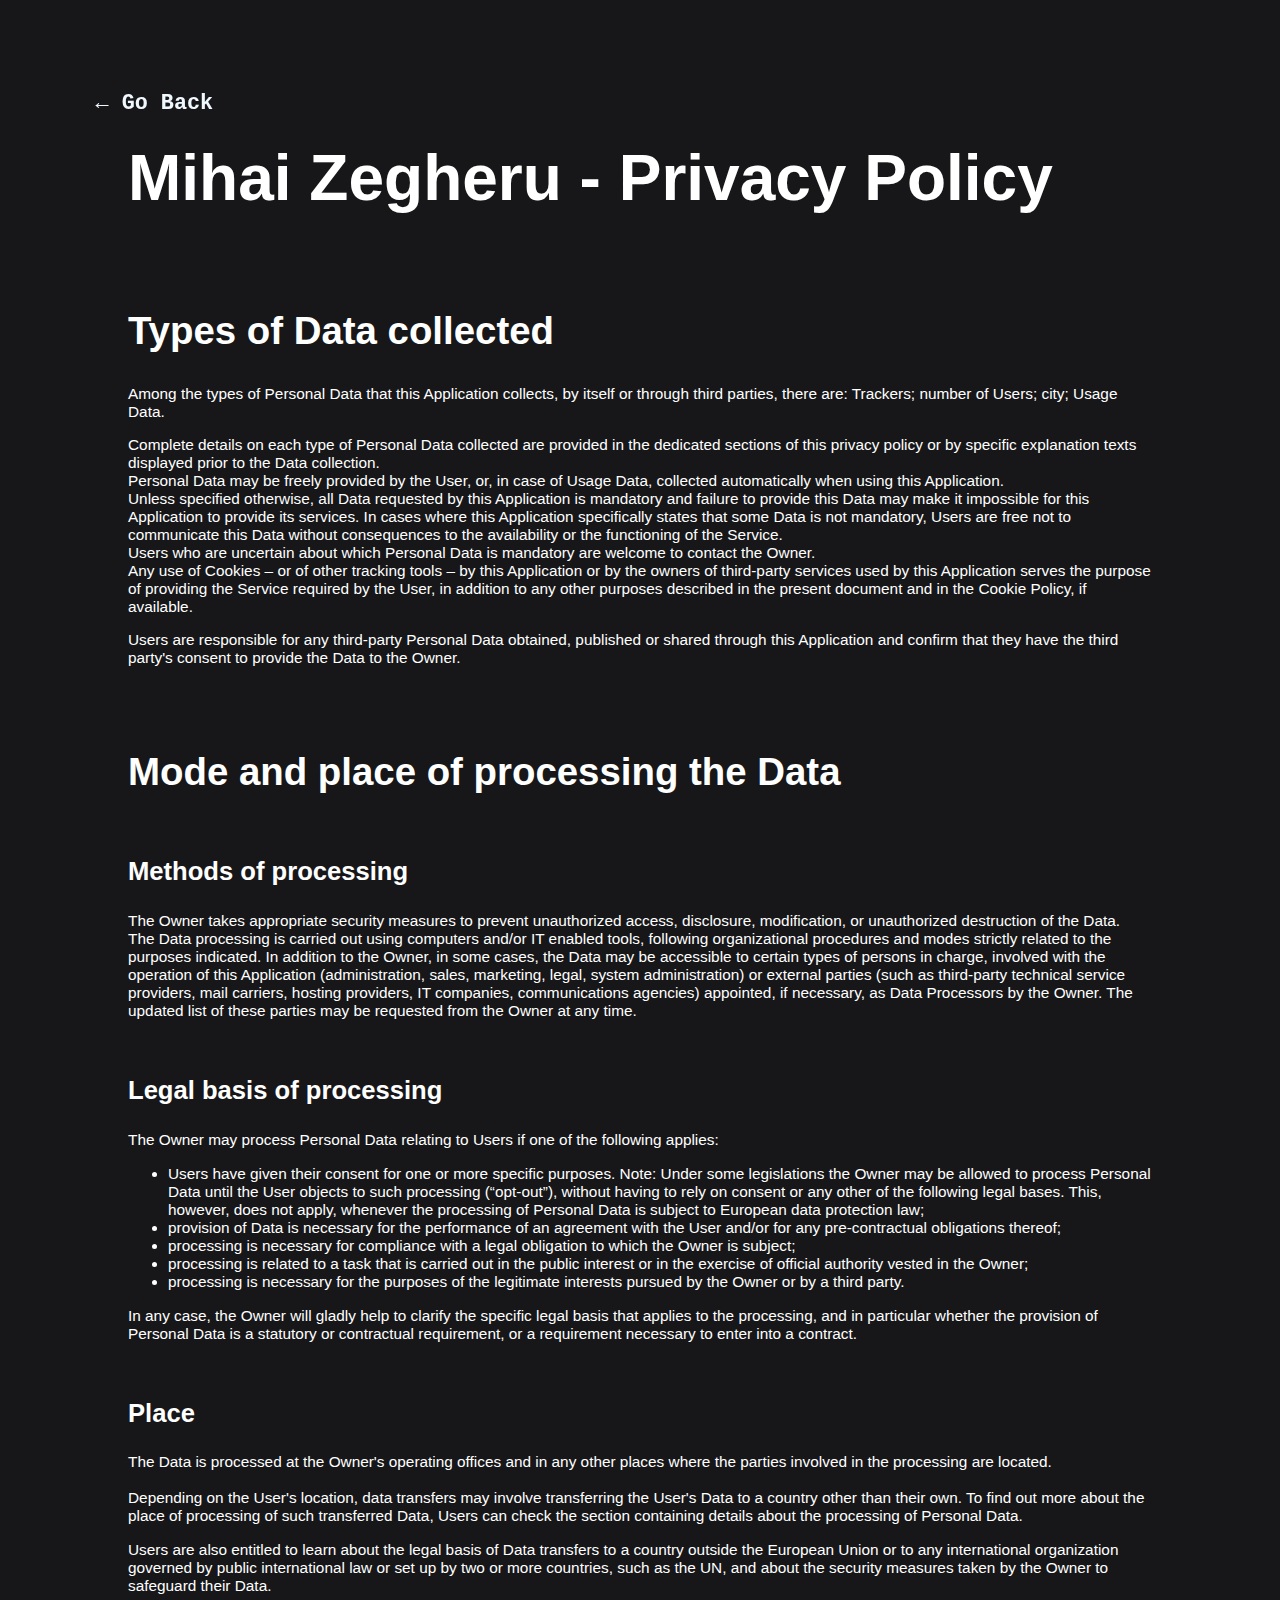
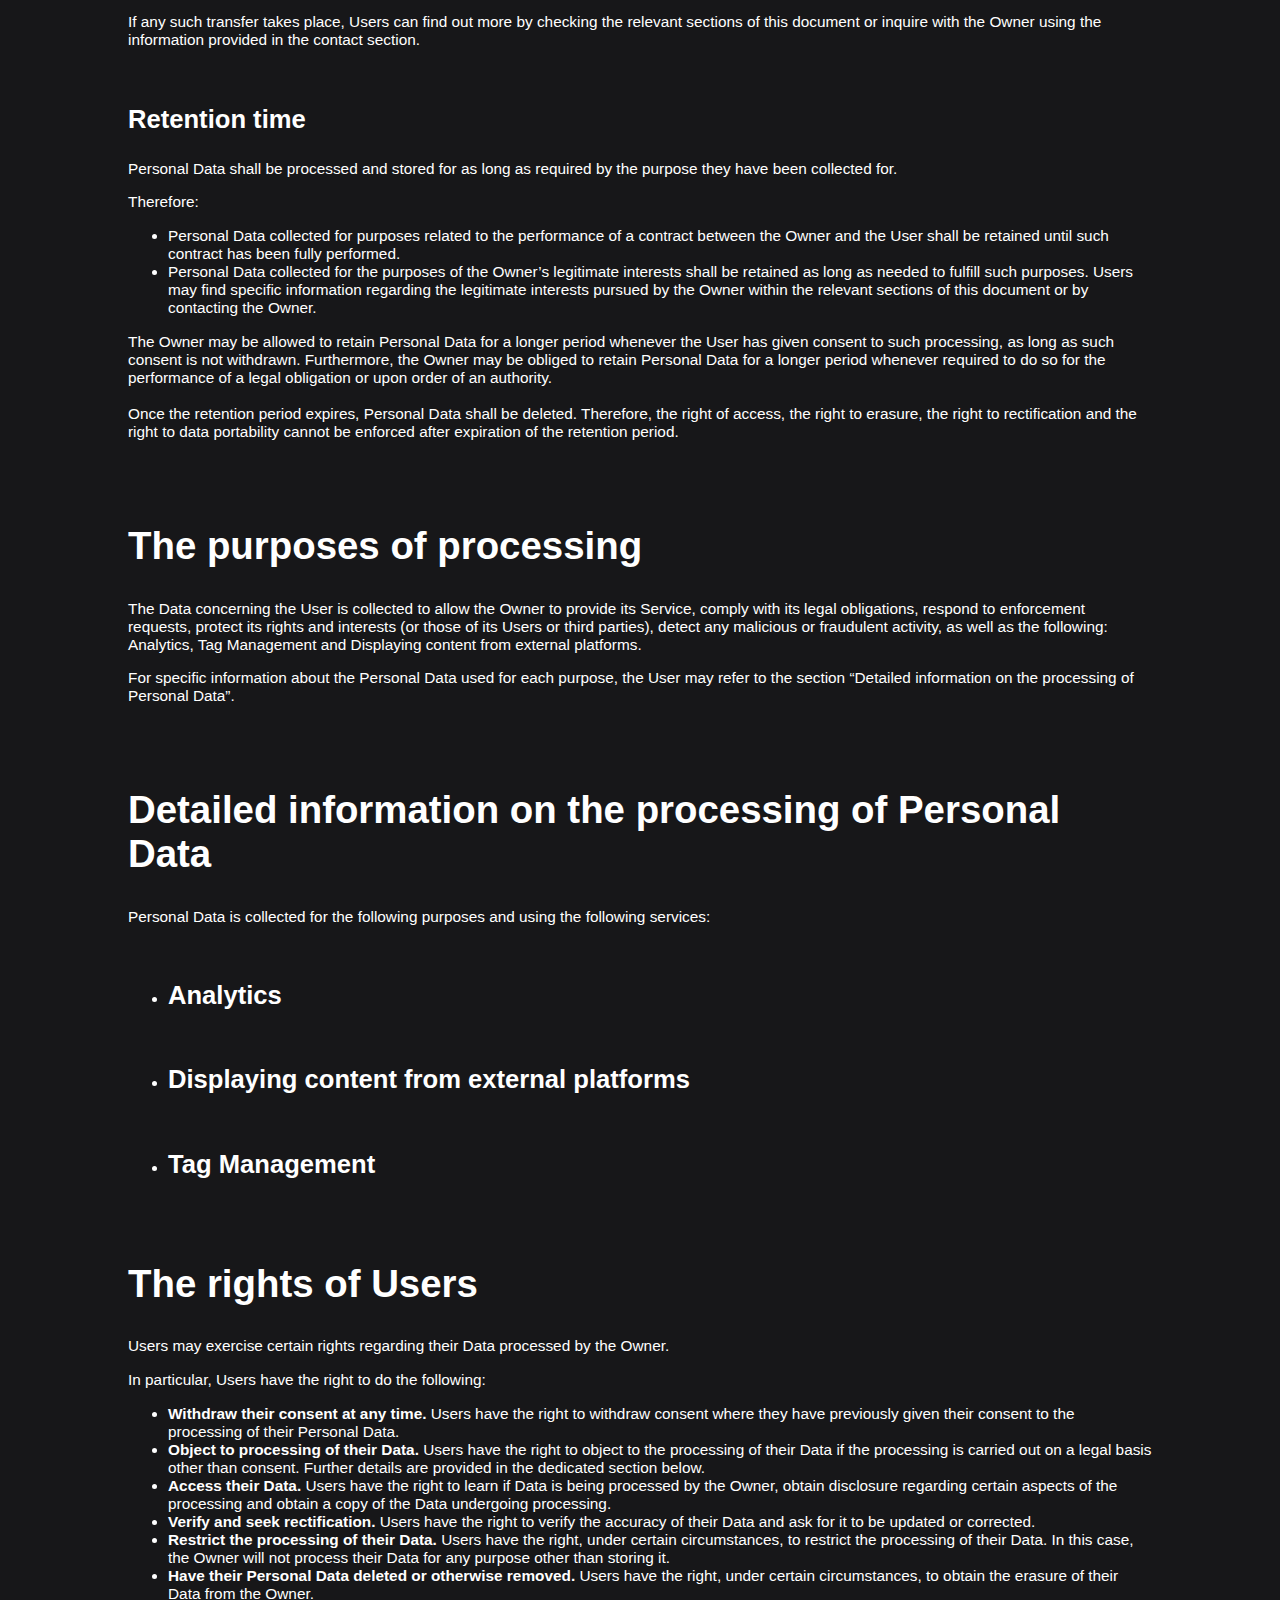
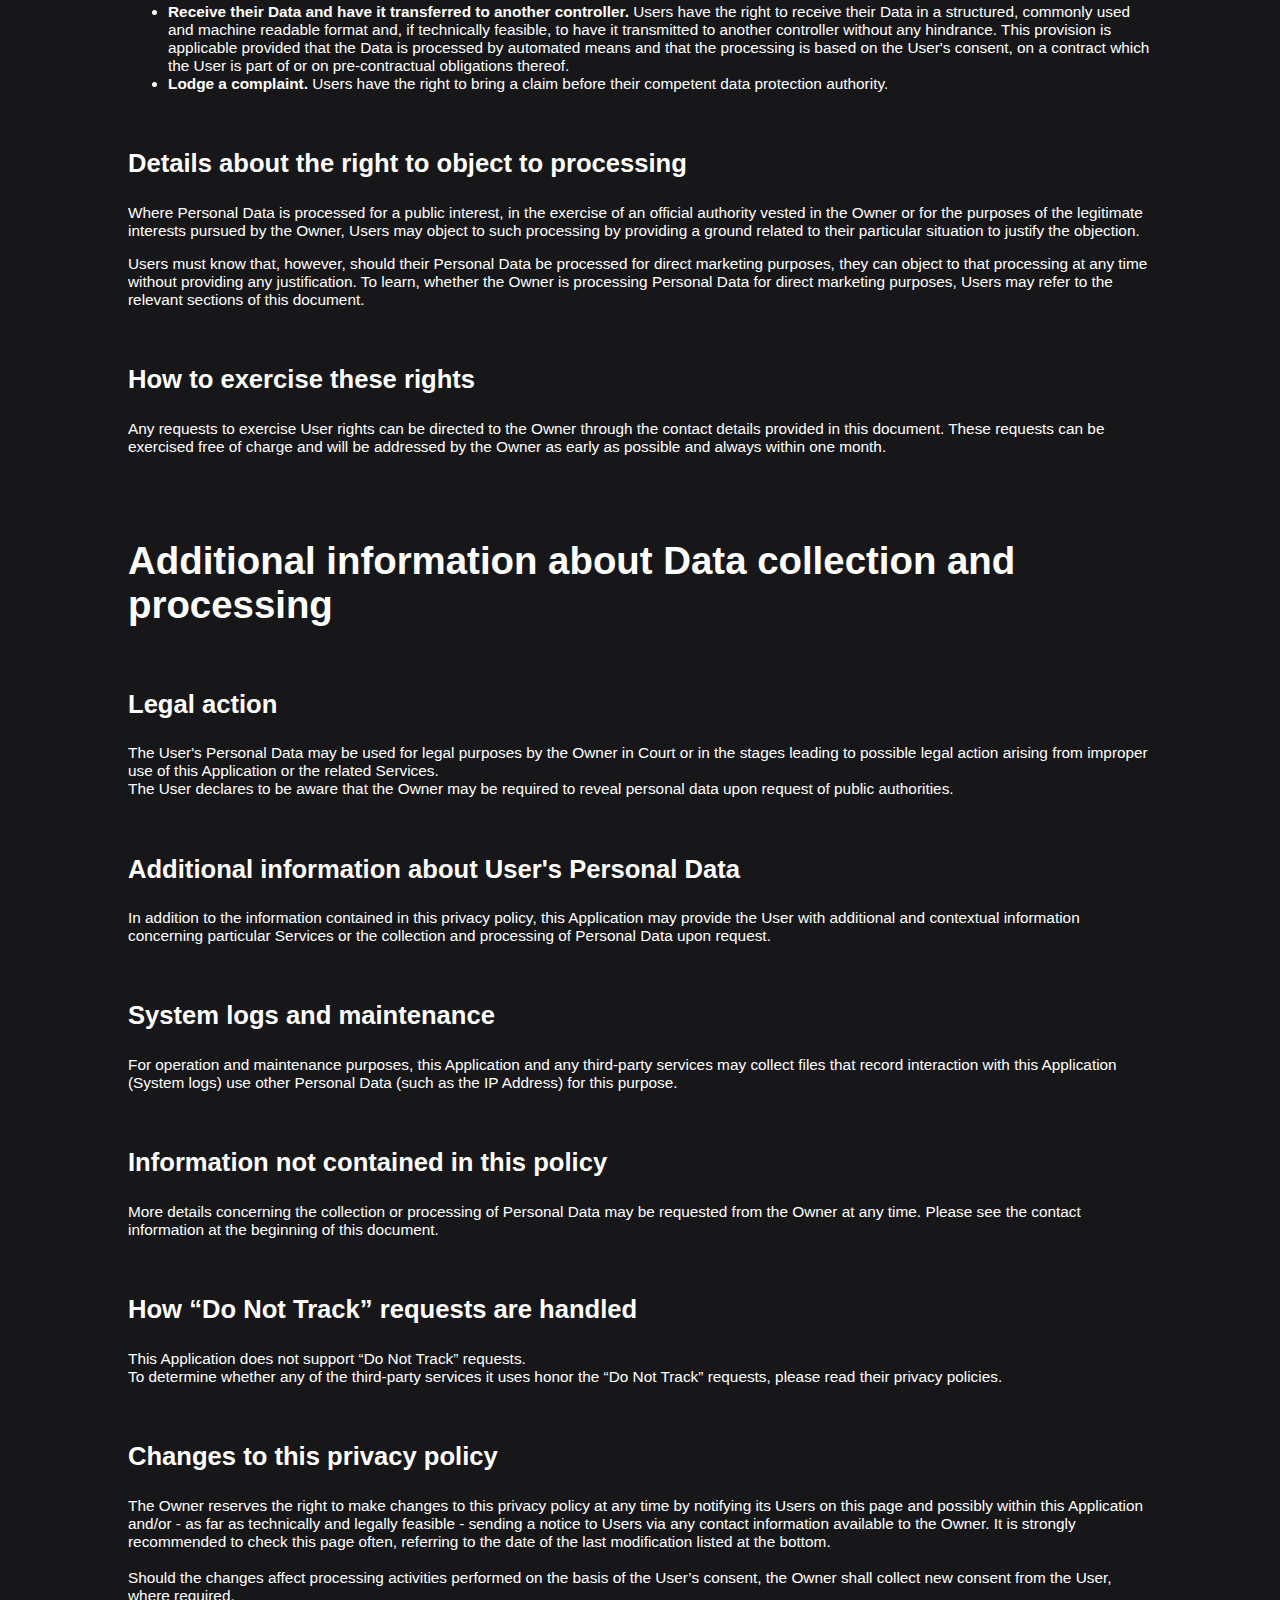
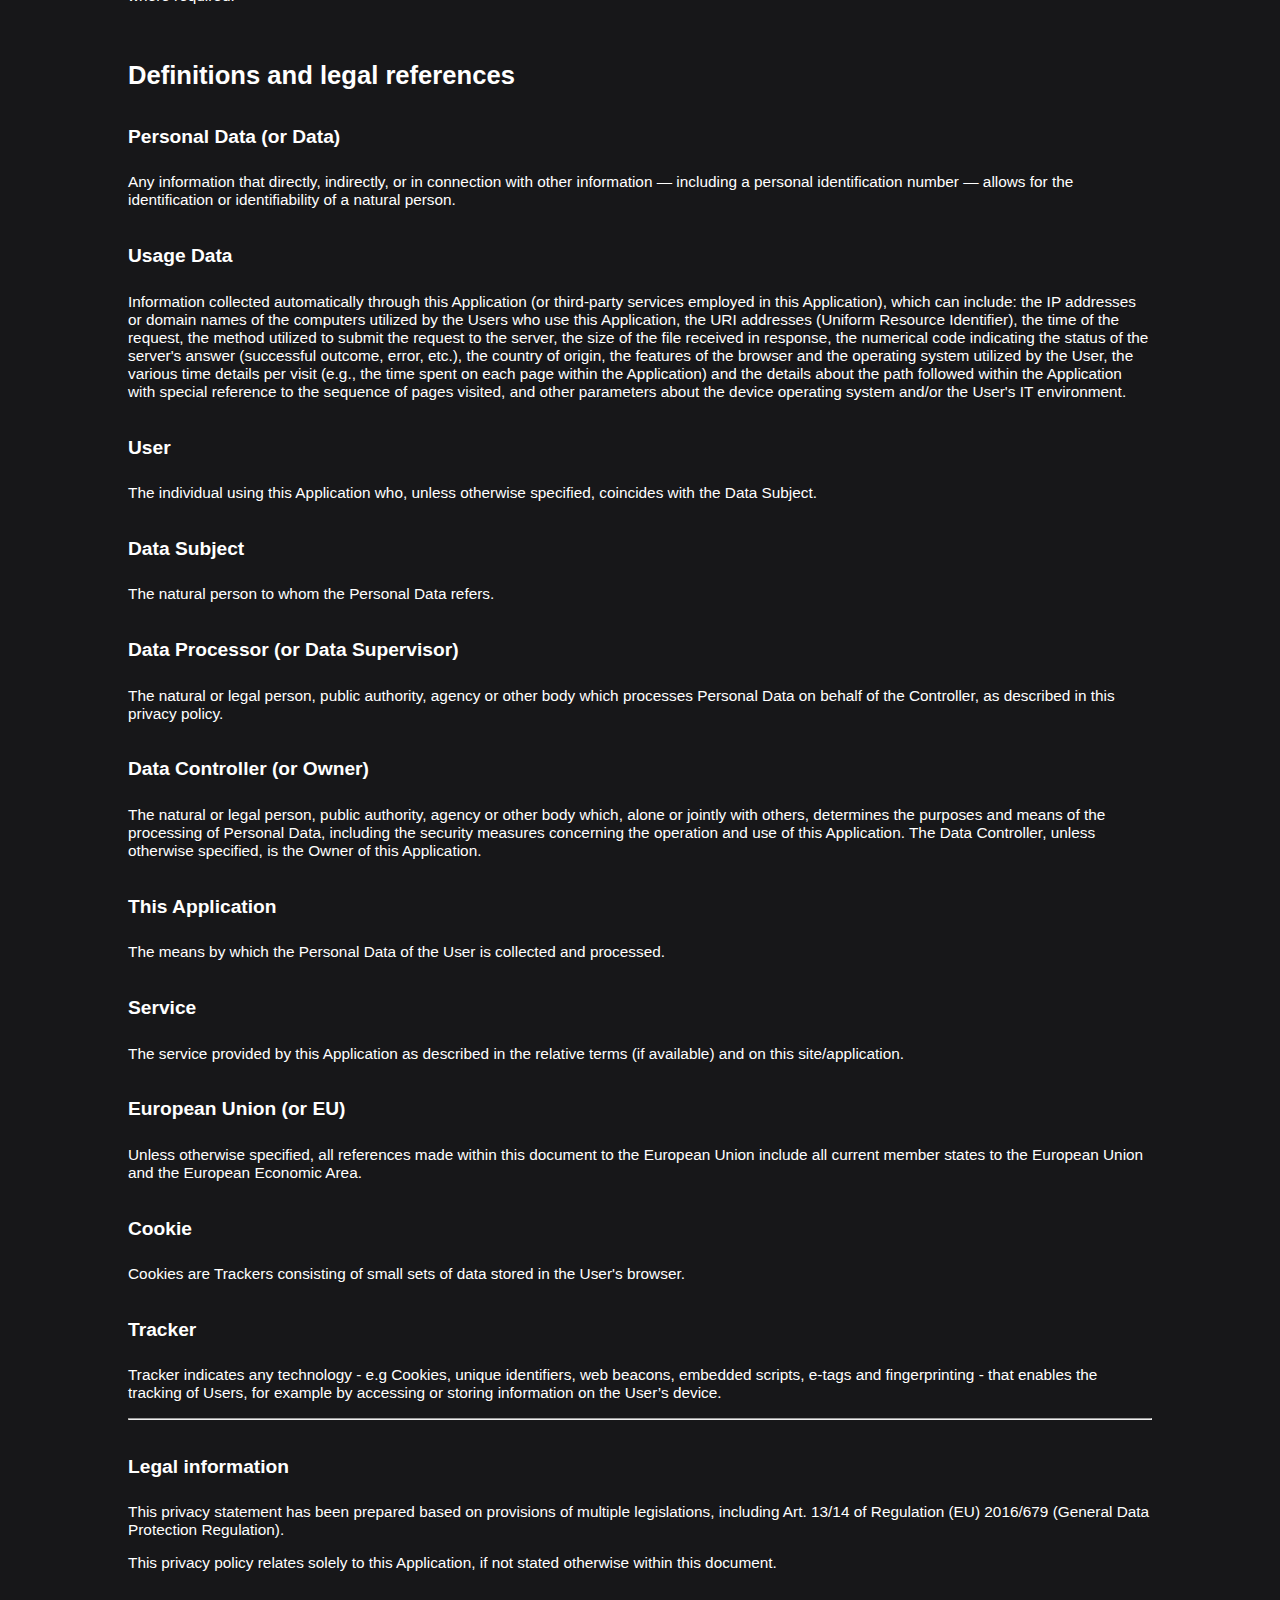
<file: privacypolicy.html>
<head>
  <title>Mihai Zegheru - Privacy Policy</title>
  <link rel="icon" type="image/x-icon" href="./public/res/favicon.ico">
  <link rel="stylesheet" href="./public/simplifiedStyles.css">
</head>

<body>

  <div class="iub_content legal_pp">


          
      <div class="iub_header">
      
          <h1><strong>Mihai Zegheru</strong> - Privacy Policy</h1>
      </div> <!-- /header -->
      
      
              
      <!-- <div class="one_line_col">
        <h2 id="owner_of_the_data">
          Owner and Data Controller
        </h2>
            <p>Mihai Zegheru</p>
            <p><strong>Owner contact email:</strong> zdeveloper.games@gmail.com</p>
      </div> -->
      
      <div class="one_line_col">
        <h2 id="types_of_data">
          Types of Data collected
        </h2>
          <p>
            Among the types of Personal Data that this Application collects, by itself or through third parties, there are:
            Trackers; number of Users; city; Usage Data.
          </p>
        <p>Complete details on each type of Personal Data collected are provided in the dedicated sections of this privacy policy or by specific explanation texts displayed prior to the Data collection.<br>Personal Data may be freely provided by the User, or, in case of Usage Data, collected automatically when using this Application.<br>Unless specified otherwise, all Data requested by this Application is mandatory and failure to provide this Data may make it impossible for this Application to provide its services. In cases where this Application specifically states that some Data is not mandatory, Users are free not to communicate this Data without consequences to the availability or the functioning of the Service.<br>Users who are uncertain about which Personal Data is mandatory are welcome to contact the Owner.<br>Any use of Cookies – or of other tracking tools – by this Application or by the owners of third-party services used by this Application serves the purpose of providing the Service required by the User, in addition to any other purposes described in the present document and in the Cookie Policy, if available.</p>
        <p>Users are responsible for any third-party Personal Data obtained, published or shared through this Application and confirm that they have the third party's consent to provide the Data to the Owner.</p>
      </div>
      
      
      <div class="one_line_col">
        <h2 id="place_of_processing">Mode and place of processing the Data</h2>
        <h3 class="iub-subheading iub-subheading-legal-mode-processing">
          Methods of processing
        </h3>
        <p>The Owner takes appropriate security measures to prevent unauthorized access, disclosure, modification, or unauthorized destruction of the Data.<br>The Data processing is carried out using computers and/or IT enabled tools, following organizational procedures and modes strictly related to the purposes indicated. In addition to the Owner, in some cases, the Data may be accessible to certain types of persons in charge, involved with the operation of this Application (administration, sales, marketing, legal, system administration) or external parties (such as third-party technical service providers, mail carriers, hosting providers, IT companies, communications agencies) appointed, if necessary, as Data Processors by the Owner. The updated list of these parties may be requested from the Owner at any time.</p>
        <h3 class="iub-subheading iub-subheading-legal-basis-of-processing">
          Legal basis of processing
        </h3>
        <p>The Owner may process Personal Data relating to Users if one of the following applies:</p>
        <ul>
          <li>Users have given their consent for one or more specific purposes. Note: Under some legislations the Owner may be allowed to process Personal Data until the User objects to such processing (“opt-out”), without having to rely on consent or any other of the following legal bases. This, however, does not apply, whenever the processing of Personal Data is subject to European data protection law;</li>
          <li>provision of Data is necessary for the performance of an agreement with the User and/or for any pre-contractual obligations thereof;</li>
          <li>processing is necessary for compliance with a legal obligation to which the Owner is subject;</li>
          <li>processing is related to a task that is carried out in the public interest or in the exercise of official authority vested in the Owner;</li>
          <li>processing is necessary for the purposes of the legitimate interests pursued by the Owner or by a third party.</li>
        </ul>
        <p>In any case, the Owner will gladly help to clarify the specific legal basis that applies to the processing, and in particular whether the provision of Personal Data is a statutory or contractual requirement, or a requirement necessary to enter into a contract. </p>
        <h3 class="iub-subheading iub-subheading-legal-place">
          Place
        </h3>
        <p>The Data is processed at the Owner's operating offices and in any other places where the parties involved in the processing are located.<br><br>
      Depending on the User's location, data transfers may involve transferring the User's Data to a country other than their own. To find out more about the place of processing of such transferred Data, Users can check the section containing details about the processing of Personal Data.</p>
        <p>Users are also entitled to learn about the legal basis of Data transfers to a country outside the European Union or to any international organization governed by public international law or set up by two or more countries, such as the UN, and about the security measures taken by the Owner to safeguard their Data.<br><br>
      If any such transfer takes place, Users can find out more by checking the relevant sections of this document or inquire with the Owner using the information provided in the contact section.</p>
        <h3 class="iub-subheading iub-subheading-legal-time">
          Retention time
        </h3>
        <p>Personal Data shall be processed and stored for as long as required by the purpose they have been collected for.</p>
        <p>Therefore:</p>
        <ul>
          <li>Personal Data collected for purposes related to the performance of a contract between the Owner and the User shall be retained until such contract has been fully performed.</li>
          <li>Personal Data collected for the purposes of the Owner’s legitimate interests shall be retained as long as needed to fulfill such purposes. Users may find specific information regarding the legitimate interests pursued by the Owner within the relevant sections of  this document or by contacting the Owner.</li>
        </ul>
        <p>The Owner may be allowed to retain Personal Data for a longer period whenever the User has given consent to such processing, as long as such consent is not withdrawn. Furthermore, the Owner may be obliged to retain Personal Data for a longer period whenever required to do so for the performance of a legal obligation or upon order of an authority.<br><br>
      Once the retention period expires, Personal Data shall be deleted. Therefore, the right of access, the right to erasure, the right to rectification and the right to data portability cannot be enforced after expiration of the retention period.</p>
      </div>
      
      
      
        <div class="one_line_col">
          <h2 id="use_collected_data">The purposes of processing</h2>
            <p>
              The Data concerning the User is collected to allow the Owner to provide its Service, comply with its legal obligations, respond to enforcement requests, protect its rights and interests (or those of its Users or third parties), detect any malicious or fraudulent activity, as well as the following:
              Analytics, Tag Management and Displaying content from external platforms.
            </p>
          
          <p>For specific information about the Personal Data used for each purpose, the User may refer to the section “Detailed information on the processing of Personal Data”.</p>
        </div>
      
      
      
      
      
      
      
      <div data-locale="en"></div>
      
      
          <div class="one_line_col">
            <h2 id="data_processing_detailed_info">Detailed information on the processing of Personal Data</h2>
            <p>Personal Data is collected for the following purposes and using the following services:</p>
            <ul class="for_boxes">
      
                <li>
                  <div class="box_primary box_10 expand collapsed">
                    <h3 class="expand-click w_icon_24 policyicon_purpose_10085228 iub-purpose iub-purpose-10085228">
                      Analytics
                    </h3>
                    <div class="expand-content" style="display: none;">
                      <p>The services contained in this section enable the Owner to monitor and analyze web traffic and can be used to keep track of User behavior.</p>
      
      
                        <h4 class="iub-service iub-service-8540807">Google Analytics 4 (Google LLC)</h4>
                        <div class="wrap">
                          <p>Google Analytics 4 is a web analysis service provided by Google LLC (“Google”). Google utilizes the Data collected to track and examine the use of this Application, to prepare reports on its activities and share them with other Google services.<br>
      Google may use the Data collected to contextualize and personalize the ads of its own advertising network.<br>
      In Google Analytics 4, IP addresses are used at collection time and then discarded before Data is logged in any data center or server. Users can learn more by consulting <a href="https://support.google.com/analytics/answer/12017362?hl=en&amp;ref_topic=2919631" target="_blank" rel="noopener">Google’s official documentation</a>.</p>
                        </div>
      
                          <p>Personal Data processed: city; number of Users; Trackers.</p>
      
                        
                        <p>Place of processing:  United States –  <a href="https://policies.google.com/privacy" target="_blank" rel="noopener noreferrer">Privacy Policy</a> – <a href="https://tools.google.com/dlpage/gaoptout?hl=en" target="_blank" rel="noopener">Opt Out</a>. </p>
                        
                        
      
                        
                    </div>
                  </div>
                </li>
      
                <li>
                  <div class="box_primary box_10 expand collapsed">
                    <h3 class="expand-click w_icon_24 policyicon_purpose_10085230 iub-purpose iub-purpose-10085230">
                      Displaying content from external platforms
                    </h3>
                    <div class="expand-content" style="display: none;">
                      <p>This type of service allows you to view content hosted on external platforms directly from the pages of this Application and interact with them.<br>
      This type of service might still collect web traffic data for the pages where the service is installed, even when Users do not use it.</p>
      
      
                        <h4 class="iub-service iub-service-8540809">Font Awesome (Fonticons, Inc. )</h4>
                        <div class="wrap">
                          <p>Font Awesome is a typeface visualization service provided by Fonticons, Inc.  that allows this Application to incorporate content of this kind on its pages.</p>
                        </div>
      
                          <p>Personal Data processed: Trackers; Usage Data.</p>
      
                        
                        <p>Place of processing:  United States –  <a href="https://fontawesome.com/privacy" target="_blank" rel="noopener noreferrer">Privacy Policy</a>. </p>
                        
                        
      
                        
                    </div>
                  </div>
                </li>
      
                <li>
                  <div class="box_primary box_10 expand collapsed">
                    <h3 class="expand-click w_icon_24 policyicon_purpose_10085229 iub-purpose iub-purpose-10085229">
                      Tag Management
                    </h3>
                    <div class="expand-content" style="display: none;">
                      <p>This type of service helps the Owner to manage the tags or scripts needed on this Application in a centralized fashion.<br>
      This results in the Users' Data flowing through these services, potentially resulting in the retention of this Data.</p>
      
      
                        <h4 class="iub-service iub-service-8540808">Google Tag Manager (Google LLC)</h4>
                        <div class="wrap">
                          <p>Google Tag Manager is a tag management service provided by Google LLC.</p>
                        </div>
      
                          <p>Personal Data processed: Trackers.</p>
                        
                        <p>Place of processing:  United States –  <a href="https://policies.google.com/privacy" target="_blank" rel="noopener noreferrer">Privacy Policy</a>. </p>
                    </div>
                  </div>
                </li>
            </ul>
          </div>

      <div data-locale="en"></div>
      
      
      <div class="one_line_col">
        <h2 id="rights_subjects">The rights of Users</h2>
        <p>Users may exercise certain rights regarding their Data processed by the Owner.</p>
        <p>In particular, Users have the right to do the following:</p>
      
        <ul>
          <li><strong>Withdraw their consent at any time.</strong> Users have the right to withdraw consent where they have previously given their consent to the processing of their Personal Data.</li>
          <li><strong>Object to processing of their Data.</strong> Users have the right to object to the processing of their Data if the processing is carried out on a legal basis other than consent. Further details are provided in the dedicated section below.</li>
          <li><strong>Access their Data.</strong> Users have the right to learn if Data is being processed by the Owner, obtain disclosure regarding certain aspects of the processing and obtain a copy of the Data undergoing processing.</li>
          <li><strong>Verify and seek rectification.</strong> Users have the right to verify the accuracy of their Data and ask for it to be updated or corrected.</li>
          <li><strong>Restrict the processing of their Data.</strong> Users have the right, under certain circumstances, to restrict the processing of their Data. In this case, the Owner will not process their Data for any purpose other than storing it.
      </li>
          <li><strong>Have their Personal Data deleted or otherwise removed.</strong> Users have the right, under certain circumstances, to obtain the erasure of their Data from the Owner.</li>
          <li><strong>Receive their Data and have it transferred to another controller.</strong> Users have the right to receive their Data in a structured, commonly used and machine readable format and, if technically feasible, to have it transmitted to another controller without any hindrance. This provision is applicable provided that the Data is processed by automated means and that the processing is based on the User's consent, on a contract which the User is part of or on pre-contractual obligations thereof.</li>
          <li><strong>Lodge a complaint.</strong> Users have the right to bring a claim before their competent data protection authority.</li>
        </ul>
      
        <h3 class="iub-subheading iub-subheading-legal-right-to-object">
          Details about the right to object to processing
        </h3>
        <p>Where Personal Data is processed for a public interest, in the exercise of an official authority vested in the Owner or for the purposes of the legitimate interests pursued by the Owner, Users may object to such processing by providing a ground related to their particular situation to justify the objection.</p>
        <p>Users must know that, however, should their Personal Data be processed for direct marketing purposes, they can object to that processing at any time without providing any justification. To learn, whether the Owner is processing Personal Data for direct marketing purposes, Users may refer to the relevant sections of this document. </p>
      
        <h3 class="iub-subheading iub-subheading-legal-how-to-exercise">
          How to exercise these rights
        </h3>
        <p>Any requests to exercise User rights can be directed to the Owner through the contact details provided in this document. These requests can be exercised free of charge and will be addressed by the Owner as early as possible and always within one month.</p>
      </div>
      
      
      
      
          
      
      
      <div class="one_line_col">
        <h2 id="further_data_processing_info">Additional information about Data collection and processing</h2>
        <h3 class="iub-subheading iub-subheading-legal-protection">
          Legal action
        </h3>
        <p>The User's Personal Data may be used for legal purposes by the Owner in Court or in the stages leading to possible legal action arising from improper use of this Application or the related Services.<br>The User declares to be aware that the Owner may be required to reveal personal data upon request of public authorities.</p>
        <h3 class="iub-subheading iub-subheading-legal-specific-info">
          Additional information about User's Personal Data
        </h3>
        <p>In addition to the information contained in this privacy policy, this Application may provide the User with additional and contextual information concerning particular Services or the collection and processing of Personal Data upon request.</p>
        <h3 class="iub-subheading iub-subheading-legal-maintenance">
          System logs and maintenance
        </h3>
        <p>For operation and maintenance purposes, this Application and any third-party services may collect files that record interaction with this Application (System logs) use other Personal Data (such as the IP Address) for this purpose.</p>
        <h3 class="iub-subheading iub-subheading-legal-information-not-contained">
          Information not contained in this policy
        </h3>
        <p>More details concerning the collection or processing of Personal Data may be requested from the Owner at any time. Please see the contact information at the beginning of this document.</p>
      
          <h3 class="iub-subheading iub-subheading-legal-how-do-not-track">
            How “Do Not Track” requests are handled
          </h3>
          <p>This Application does not support “Do Not Track” requests.<br>To determine whether any of the third-party services it uses honor the “Do Not Track” requests, please read their privacy policies.</p>
      
        <h3 class="iub-subheading iub-subheading-legal-changes-to-this-privacy-policy">
          Changes to this privacy policy
        </h3>
        <p>The Owner reserves the right to make changes to this privacy policy at any time by notifying its Users on this page and possibly within this Application and/or - as far as technically and legally feasible - sending a notice to Users via any contact information available to the Owner. It is strongly recommended to check this page often, referring to the date of the last modification listed at the bottom. <br><br>
      Should the changes affect processing activities performed on the basis of the User’s consent, the Owner shall collect new consent from the User, where required.</p>
      
      </div>
      
      
      
      
      <div class="one_line_col">
        <div class="box_primary box_10 definitions expand expanded">
          <h3 id="definitions_and_legal_references" class="expand-click w_icon_24 icon_ribbon">
            Definitions and legal references
          </h3>
          <div class="expand-content">
            <h4>Personal Data (or Data)</h4>
            <p>Any information that directly, indirectly, or in connection with other information — including a personal identification number — allows for the identification or identifiability of a natural person.</p>
      
            <h4>Usage Data</h4>
            <p>Information collected automatically through this Application (or third-party services employed in this Application), which can include: the IP addresses or domain names of the computers utilized by the Users who use this Application, the URI addresses (Uniform Resource Identifier), the time of the request, the method utilized to submit the request to the server, the size of the file received in response, the numerical code indicating the status of the server's answer (successful outcome, error, etc.), the country of origin, the features of the browser and the operating system utilized by the User, the various time details per visit (e.g., the time spent on each page within the Application) and the details about the path followed within the Application with special reference to the sequence of pages visited, and other parameters about the device operating system and/or the User's IT environment.</p>
      
            <h4>User</h4>
            <p>The individual using this Application who, unless otherwise specified, coincides with the Data Subject.</p>
      
            <h4>Data Subject</h4>
            <p>The natural person to whom the Personal Data refers.</p>
      
            <h4>Data Processor (or Data Supervisor)</h4>
            <p>The natural or legal person, public authority, agency or other body which processes Personal Data on behalf of the Controller, as described in this privacy policy.</p>
      
            <h4>Data Controller (or Owner)</h4>
            <p>The natural or legal person, public authority, agency or other body which, alone or jointly with others, determines the purposes and means of the processing of Personal Data, including the security measures concerning the operation and use of this Application. The Data Controller, unless otherwise specified, is the Owner of this Application.</p>
      
            <h4>This Application</h4>
            <p>The means by which the Personal Data of the User is collected and processed.</p>
      
            <h4>Service</h4>
            <p>The service provided by this Application as described in the relative terms (if available) and on this site/application.</p>
      
            <h4>European Union (or EU)</h4>
            <p>Unless otherwise specified, all references made within this document to the European Union include all current member states to the European Union and the European Economic Area.</p>
      
                  <h4>Cookie</h4>
                  <p>Cookies are Trackers consisting of small sets of data stored in the User's browser.</p>
      
                  <h4>Tracker</h4>
                  <p>Tracker indicates any technology - e.g Cookies, unique identifiers, web beacons, embedded scripts, e-tags and fingerprinting - that enables the tracking of Users, for example by accessing or storing information on the User’s device.</p>
            <hr>
            <h4>Legal information</h4>
            <p>This privacy statement has been prepared based on provisions of multiple legislations, including Art. 13/14 of Regulation (EU) 2016/679 (General Data Protection Regulation).</p>
            <p>This privacy policy relates solely to this Application, if not stated otherwise within this document.</p>
          </div>
        </div>
      </div>
    </div>

    <div >
      <button onclick="history.back()" class="back-button"> ← Go Back</button>
  </div>
</body>
</file>
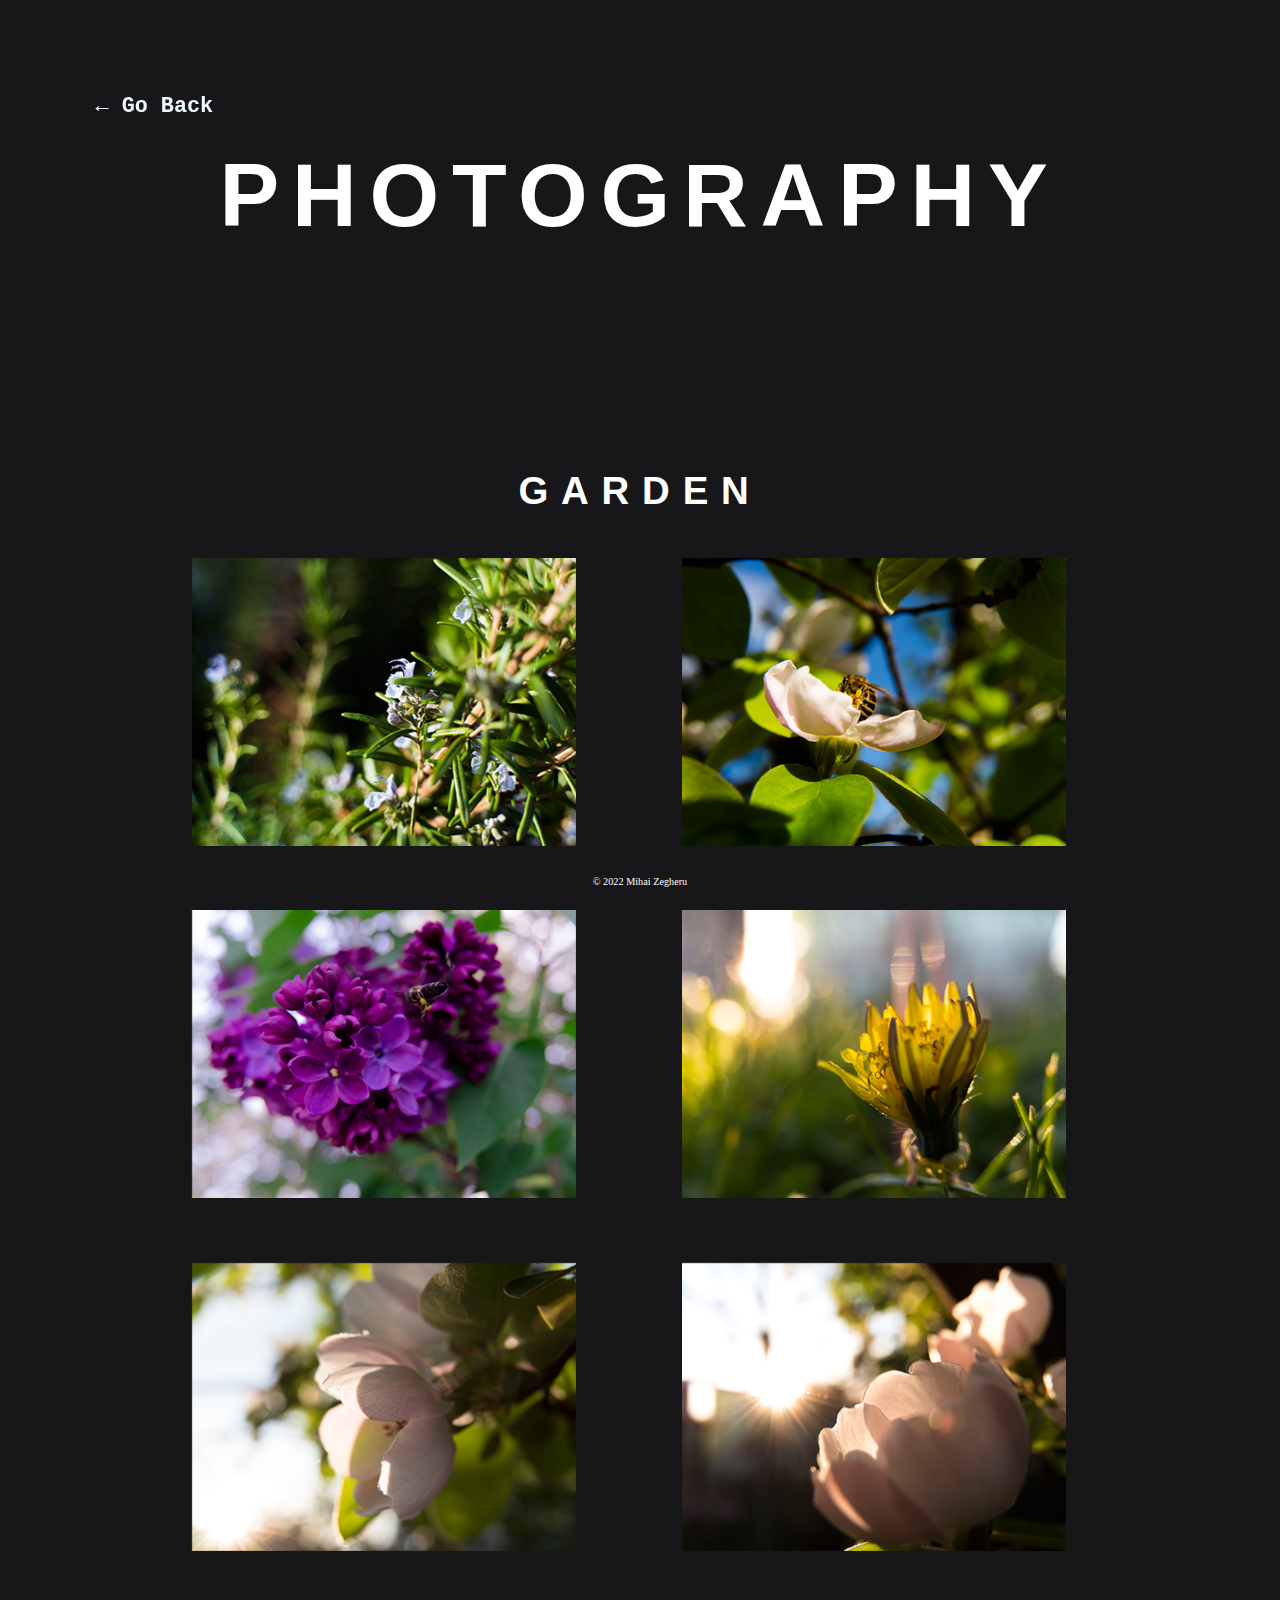
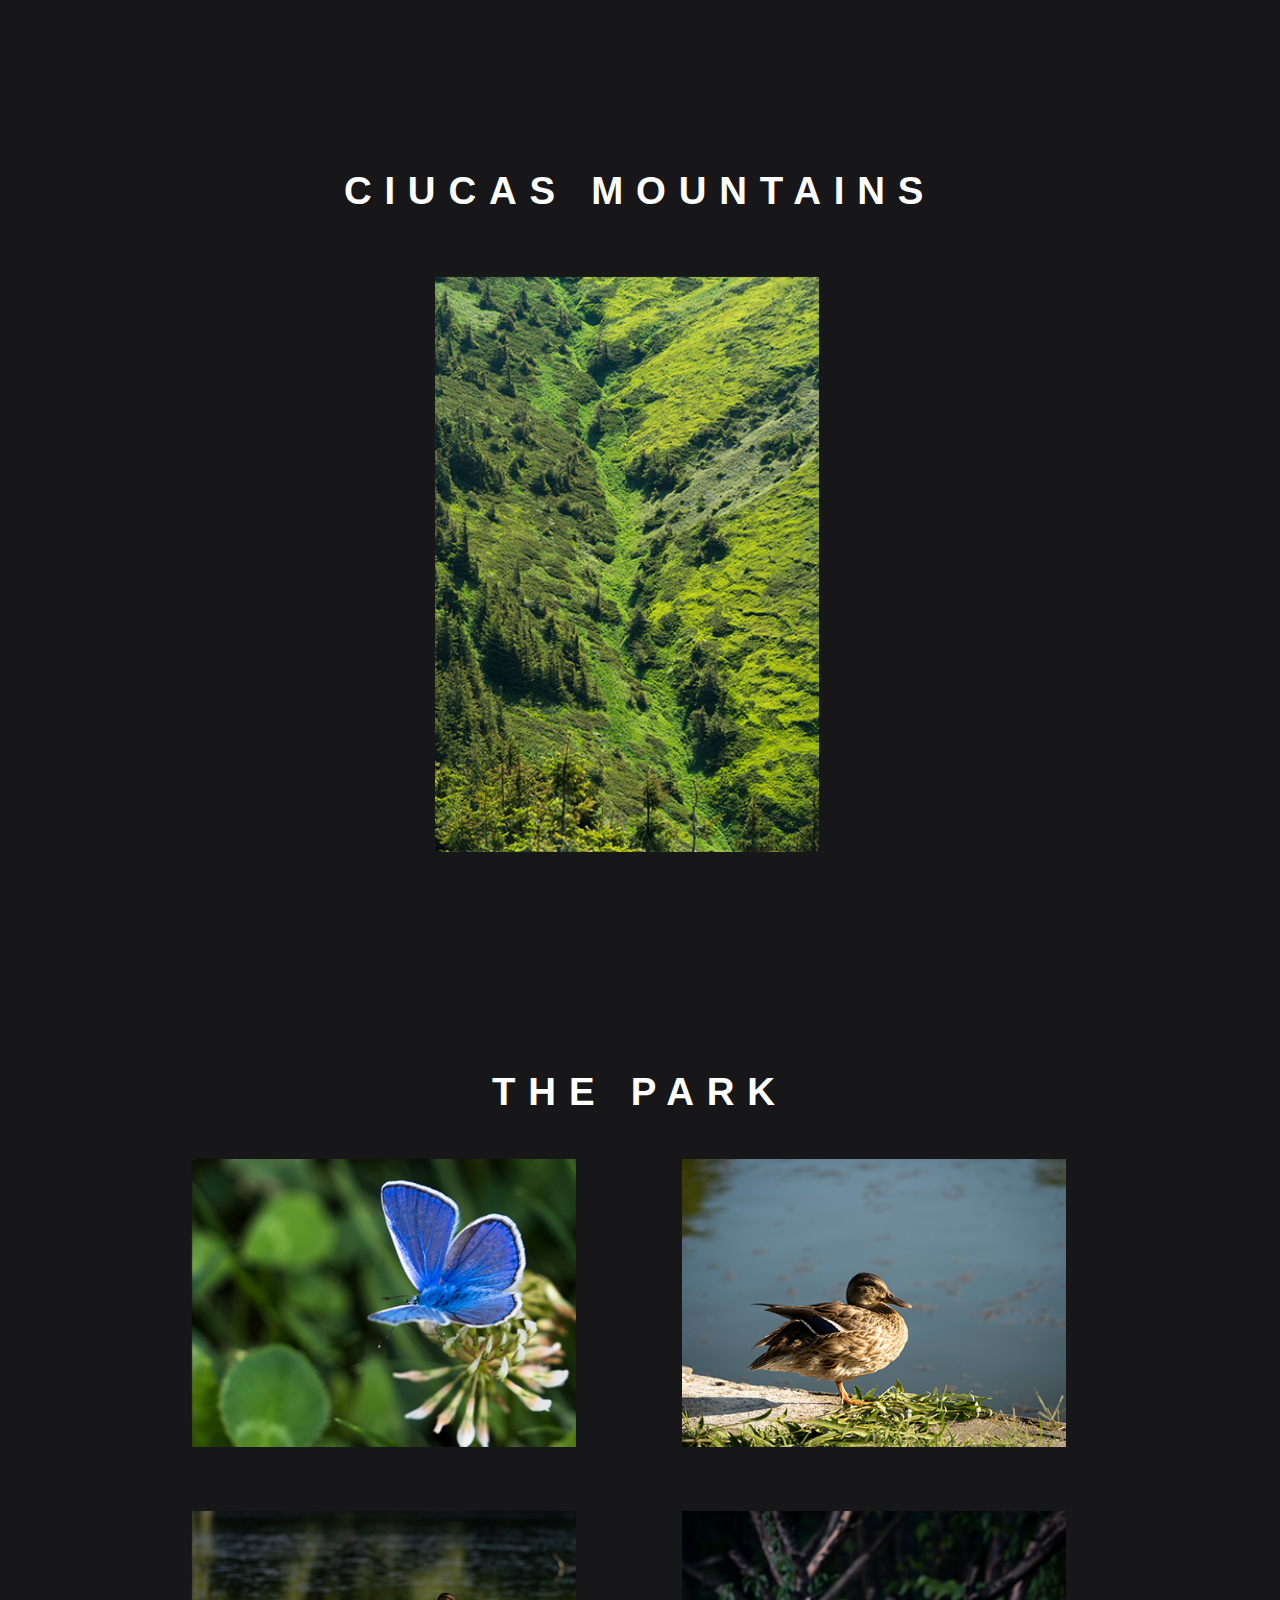
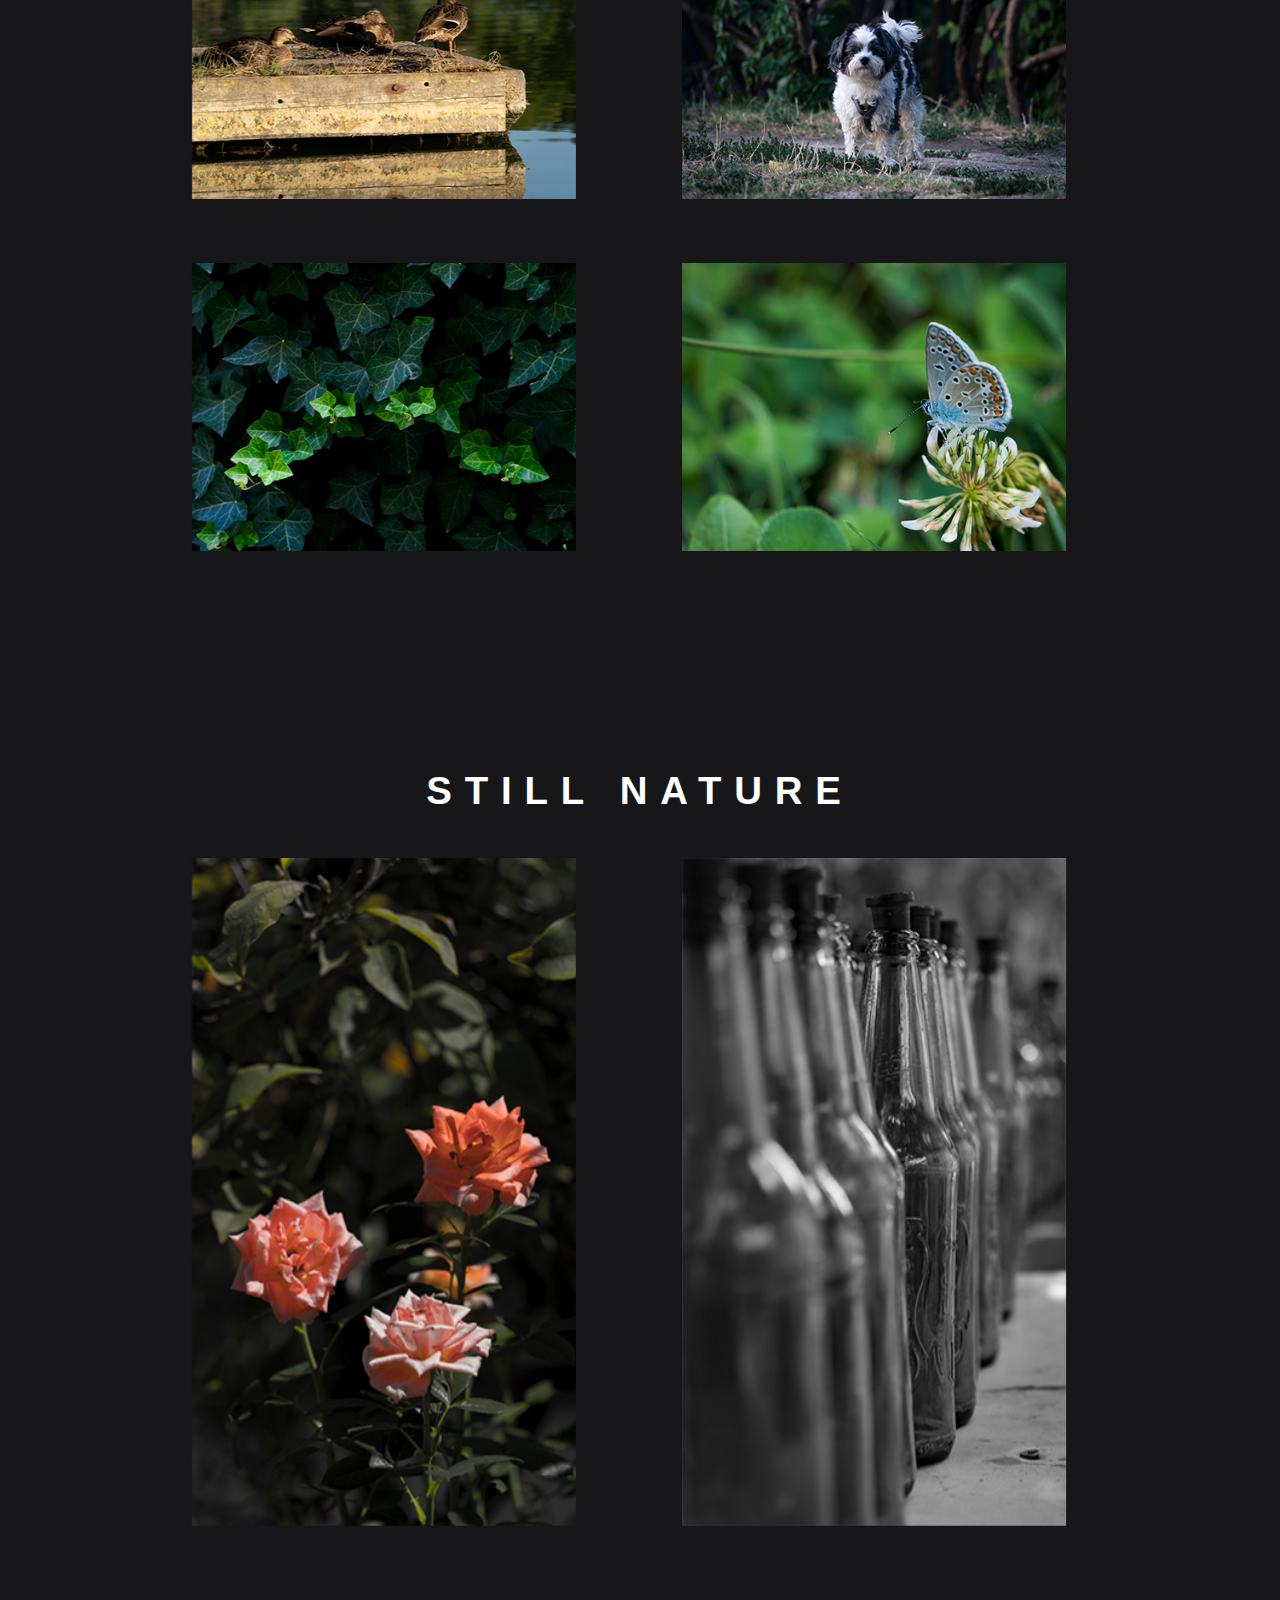
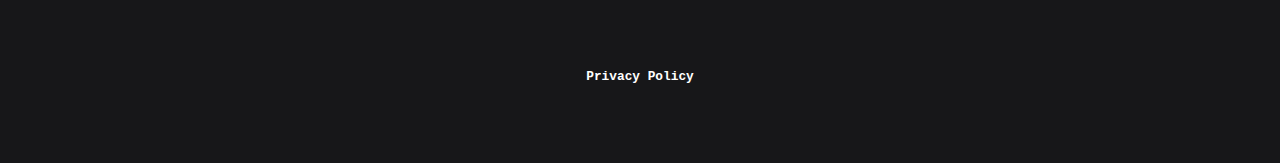
<file: projects/photography.html>
<!DOCTYPE html>
<html>
<head>
  <!-- Google tag (gtag.js) -->
  <script async src="https://www.googletagmanager.com/gtag/js?id=G-YWH4D70J6T"></script>
  <script>
    window.dataLayer = window.dataLayer || [];
    function gtag(){dataLayer.push(arguments);}
    gtag('js', new Date());
    
    gtag('config', 'G-YWH4D70J6T');
  </script>

  <meta charset="UTF-8">

  <title>Mihai Zegheru - Photography</title>
  <link rel="icon" type="image/x-icon" href="../public/res/favicon.ico">

  <meta name="viewport" content="width=device-width, initial-scale=1.0">
  <meta name="viewport" content="width=device-width,minimum-scale=1.0,maximum-scale=1.0"/>

  <link rel="stylesheet" href="../public/styles.css">
  <link rel="stylesheet" href="https://www.w3schools.com/w3css/4/w3.css">
  <link rel="stylesheet" href="https://cdnjs.cloudflare.com/ajax/libs/font-awesome/4.7.0/css/font-awesome.min.css">
  <script src="https://code.jquery.com/jquery-3.4.1.min.js"> </script>
</head>

<body style="font-family:Verdana;">
    <div>


        <div class="project-title-div">
            <div class="container-text-centered-h">PHOTOGRAPHY</div>
        </div>

        <div class="container-text-centered-sub-h">GARDEN</div>
        <div class="separator"></div>
        <div class="separator"></div>
        <div class="project-row" id="projects">
            <div class="project-row">
                <div class="project-showcase-landscape-cell-left">
                    <img class="project-image" src="../public/res/pictures/Photography/Photo01.png">
                </div>
                <div class="project-showcase-landscape-cell-right">
                    <img class="project-image" src="../public/res/pictures/Photography/Photo02.png">
                </div>
            </div>
        </div>

        <div class="separator"></div>
        <div class="separator"></div>
        <div class="separator"></div>

        <div class="project-row" id="projects">
            <div class="project-row">
                <div class="project-showcase-landscape-cell-left">
                    <img class="project-image" src="../public/res/pictures/Photography/Photo03.png">
                </div>
                <div class="project-showcase-landscape-cell-right">
                    <img class="project-image" src="../public/res/pictures/Photography/Photo04.png">
                </div>
            </div>
        </div>

        <div class="separator"></div>
        <div class="separator"></div>
        <div class="separator"></div>

        <div class="project-row" id="projects">
            <div class="project-row">
                <div class="project-showcase-landscape-cell-left">
                    <img class="project-image" src="../public/res/pictures/Photography/Photo05.png">
                </div>
                <div class="project-showcase-landscape-cell-right">
                    <img class="project-image" src="../public/res/pictures/Photography/Photo07.png">
                </div>
            </div>
        </div>

        <div class="separator"></div>
        <div class="separator"></div>
        <div class="separator"></div>
        <div class="separator"></div>

        <div class="container-text-centered-sub-h">CIUCAS MOUNTAINS</div>
        
        <div class="separator"></div>
        <div class="separator"></div>
        <div class="separator"></div>
        
        <div class="project-row" id="projects">
            <div class="project-row">
                <div class="project-showcase-phone-cell-middle">
                    <img class="project-image" src="../public/res/pictures/Photography/Photo06.png">
                </div>
            </div>
        </div>


        <!-- Could work as an bout me -->

        <div id="contact-nav-widget"></div>
        
      

        <div class="separator"></div>
        <div class="separator"></div>
        <div class="separator"></div>
        <div class="separator"></div>


        <div class="container-text-centered-sub-h">THE PARK</div>
        <div class="separator"></div>
        <div class="separator"></div>
        <div class="project-row" id="projects">
            <div class="project-row">
                <div class="project-showcase-landscape-cell-left">
                    <img class="project-image" src="../public/res/pictures/Photography/Photo12.png">
                </div>
                <div class="project-showcase-landscape-cell-right">
                    <img class="project-image" src="../public/res/pictures/Photography/Photo11.png">
                </div>
            </div>
        </div>

        <div class="separator"></div>
        <div class="separator"></div>
        <div class="separator"></div>

        <div class="project-row" id="projects">
            <div class="project-row">
                <div class="project-showcase-landscape-cell-left">
                    <img class="project-image" src="../public/res/pictures/Photography/Photo10.png">
                </div>
                <div class="project-showcase-landscape-cell-right">
                    <img class="project-image" src="../public/res/pictures/Photography/Photo09.png">
                </div>
            </div>
        </div>

        <div class="separator"></div>
        <div class="separator"></div>
        <div class="separator"></div>

        <div class="project-row" id="projects">
            <div class="project-row">
                <div class="project-showcase-landscape-cell-left">
                    <img class="project-image" src="../public/res/pictures/Photography/Photo08.png">
                </div>
                <div class="project-showcase-landscape-cell-right">
                    <img class="project-image" src="../public/res/pictures/Photography/Photo13.png">
                </div>
            </div>
        </div>

        <div class="separator"></div>
        <div class="separator"></div>
        <div class="separator"></div>
        <div class="separator"></div>


        <div class="container-text-centered-sub-h">STILL NATURE</div>
        <div class="separator"></div>
        <div class="separator"></div>
        <div class="project-row" id="projects">
            <div class="project-row">
                <div class="project-showcase-landscape-cell-left">
                    <img class="project-image" src="../public/res/pictures/Photography/Photo14.png">
                </div>
                <div class="project-showcase-landscape-cell-right">
                    <img class="project-image" src="../public/res/pictures/Photography/Photo15.png">
                </div>
            </div>
        </div>

        <div class="separator"></div>
        <div class="separator"></div>
        <div class="separator"></div>
        <div class="separator"></div>
        <div class="separator"></div>
        <div class="separator"></div>
        <div class="separator"></div>

        <a href="../privacypolicy.html">
            <span class="container-text-centered-p-footer">Privacy Policy</span>
          </a>
  
          <div class="separator"></div>
          <div class="separator"></div>
          <div class="separator"></div>
          <div class="separator"></div>

        <div >
            <button onclick="history.back()" class="back-button"> ← Go Back</button>
        </div>

    </div>


    <div class="cr-notice">
      <p> © 2022 Mihai Zegheru </p>
    </div>

</body>

</html>
</file>
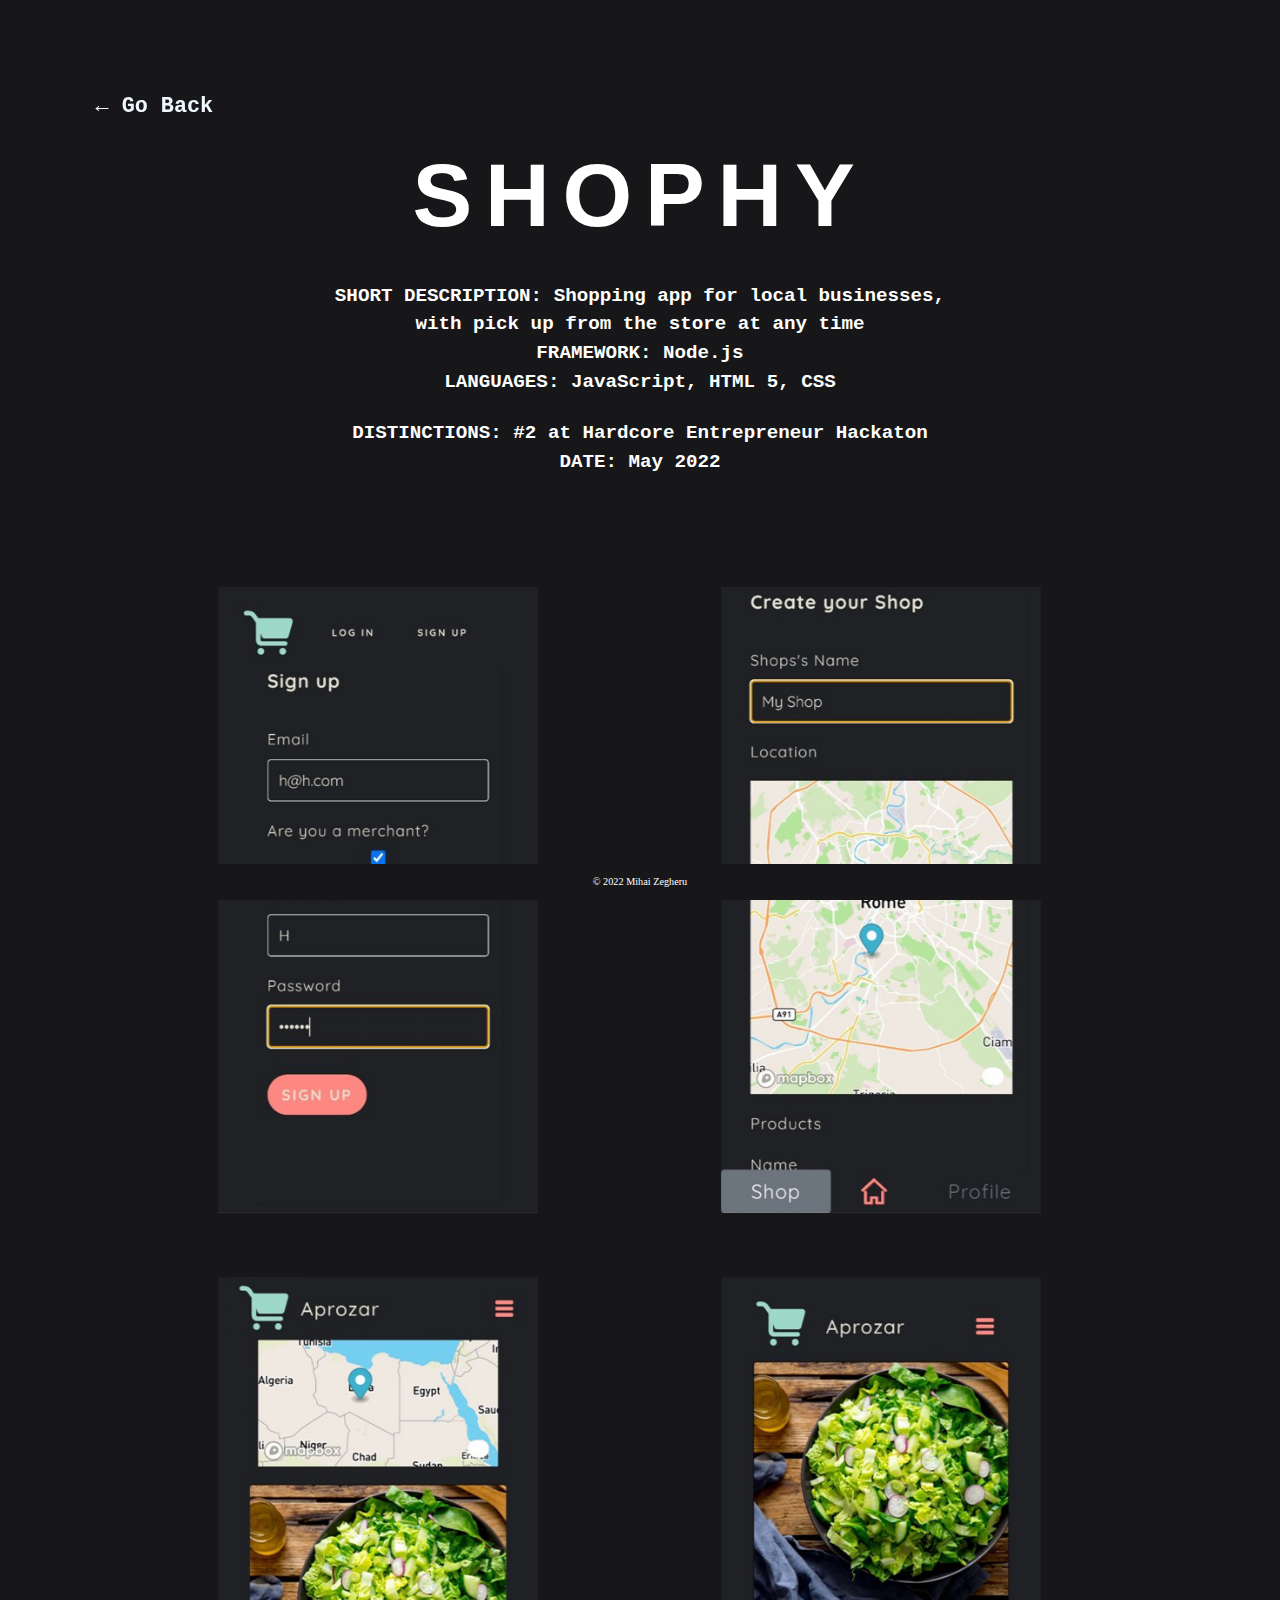
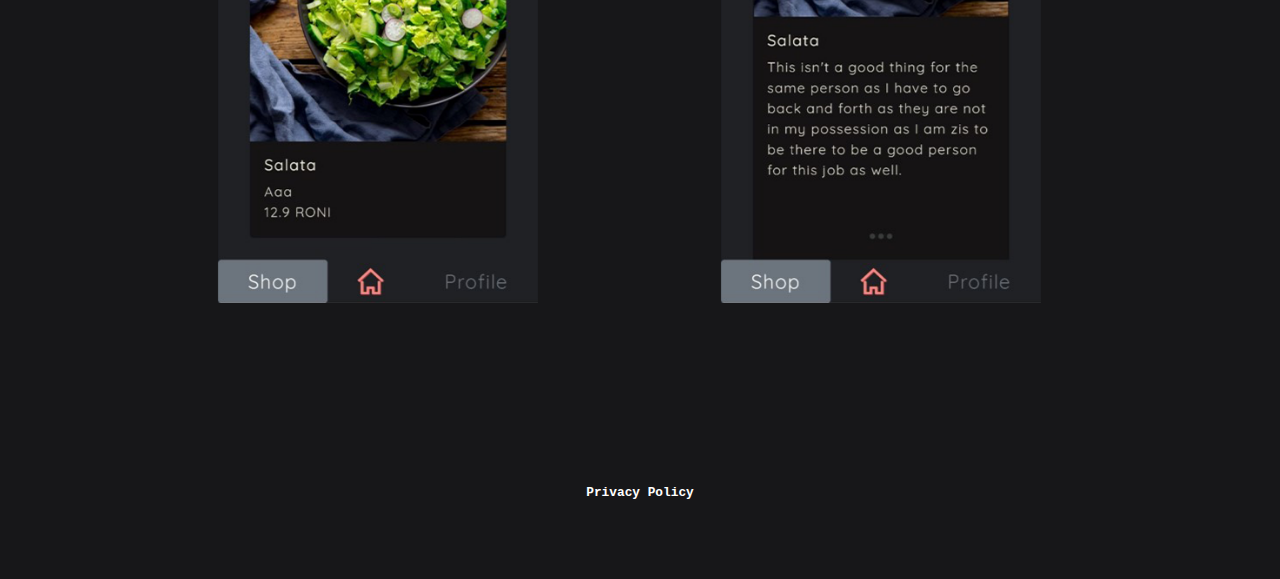
<file: projects/shophy.html>
<!DOCTYPE html>
<html>
<head>
  <!-- Google tag (gtag.js) -->
  <script async src="https://www.googletagmanager.com/gtag/js?id=G-YWH4D70J6T"></script>
  <script>
    window.dataLayer = window.dataLayer || [];
    function gtag(){dataLayer.push(arguments);}
    gtag('js', new Date());
    
    gtag('config', 'G-YWH4D70J6T');
  </script>

  <meta charset="UTF-8">

  <title>Mihai Zegheru - Shophy</title>
  <link rel="icon" type="image/x-icon" href="../public/res/favicon.ico">

  <meta name="viewport" content="width=device-width, initial-scale=1.0">
  <meta name="viewport" content="width=device-width,minimum-scale=1.0,maximum-scale=1.0"/>

  <link rel="stylesheet" href="../public/styles.css">
  <link rel="stylesheet" href="https://www.w3schools.com/w3css/4/w3.css">
  <link rel="stylesheet" href="https://cdnjs.cloudflare.com/ajax/libs/font-awesome/4.7.0/css/font-awesome.min.css">
  <script src="https://code.jquery.com/jquery-3.4.1.min.js"> </script>
</head>

<body style="font-family:Verdana;">
    <div>


        <div class="project-title-div">
            <div class="container-text-centered-h">SHOPHY</div>
            <div class="separator"></div>
            <div class="container-text-centered-p">SHORT DESCRIPTION: Shopping app for local businesses,</div>
            <div class="container-text-centered-p">with pick up from the store at any time</div>
            <div class="container-text-centered-p">FRAMEWORK: Node.js</div>
            <div class="container-text-centered-p">LANGUAGES: JavaScript, HTML 5, CSS</div>
            <br>
            <div class="container-text-centered-p">DISTINCTIONS: #2 at Hardcore Entrepreneur Hackaton</div>
            <div class="container-text-centered-p">DATE: May 2022</div>
        </div>

        <div class="separator"></div>
        

        <div class="separator"></div>
        <div class="project-row" id="projects">
            <div class="project-row">
                <div class="project-showcase-phone-cell-left">
                    <img class="project-image" src="../public/res/pictures/Shophy/Shophy01.png">
                </div>
                <div class="project-showcase-phone-cell-right">
                    <img class="project-image" src="../public/res/pictures/Shophy/Shophy02.png">
                </div>
            </div>
        </div>

        <div class="separator"></div>
        <div class="separator"></div>
        <div class="separator"></div>

        <div class="project-row" id="projects">
            <div class="project-row">
                <div class="project-showcase-phone-cell-left">
                    <img class="project-image" src="../public/res/pictures/Shophy/Shophy03.png">
                </div>
                <div class="project-showcase-phone-cell-right">
                    <img class="project-image" src="../public/res/pictures/Shophy/Shophy04.png">
                </div>
            </div>
        </div>




        <div class="separator"></div>
        <div class="separator"></div>

        <div class="separator"></div>
        <!-- Could work as an bout me -->

        <div id="contact-nav-widget"></div>
        
      

        <div class="separator"></div>
        <div class="separator"></div>
        <div class="separator"></div>
        <div class="separator"></div>
        <div class="separator"></div>
        <div class="separator"></div>

        <a href="../privacypolicy.html">
          <span class="container-text-centered-p-footer">Privacy Policy</span>
        </a>

        <div class="separator"></div>
        <div class="separator"></div>
        <div class="separator"></div>
        <div class="separator"></div>

        <div >
            <button onclick="history.back()" class="back-button"> ← Go Back</button>
        </div>

    </div>


    <div class="cr-notice">
      <p> © 2022 Mihai Zegheru </p>
    </div>

</body>

</html>
</file>
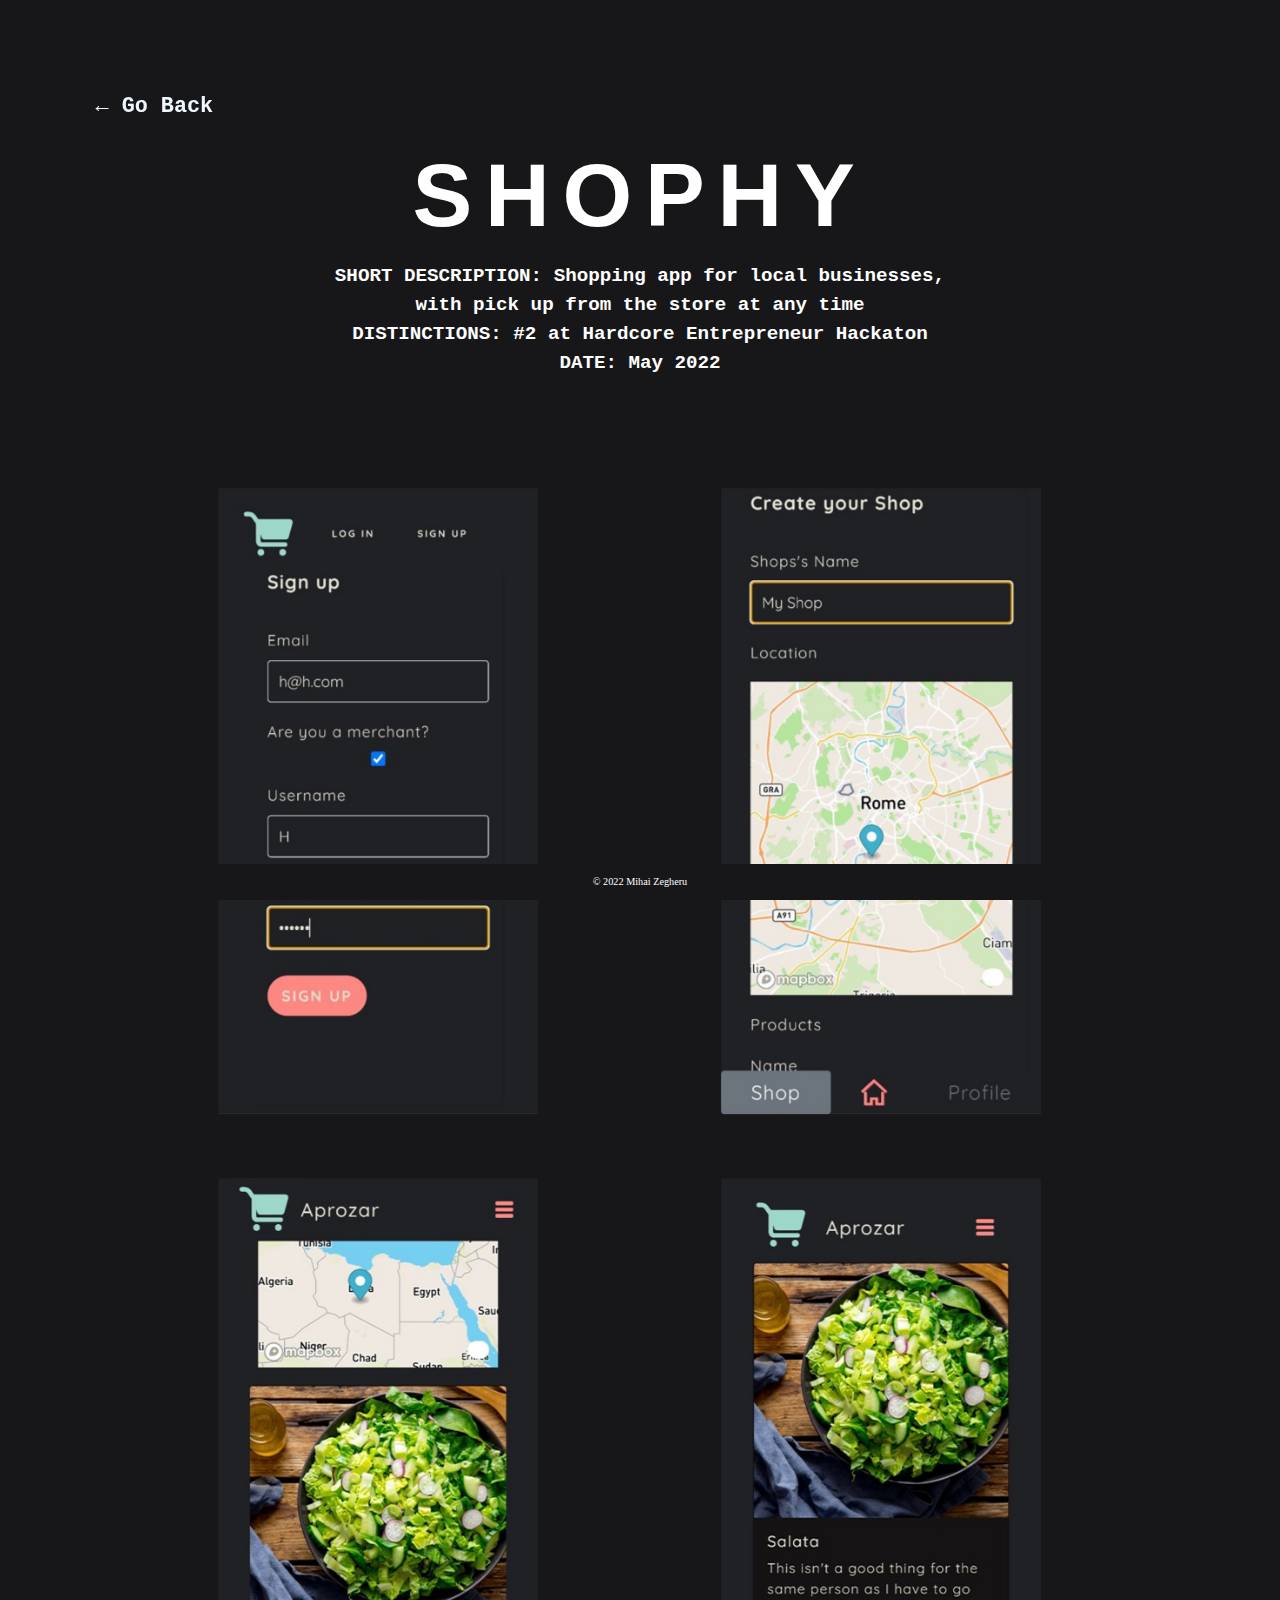
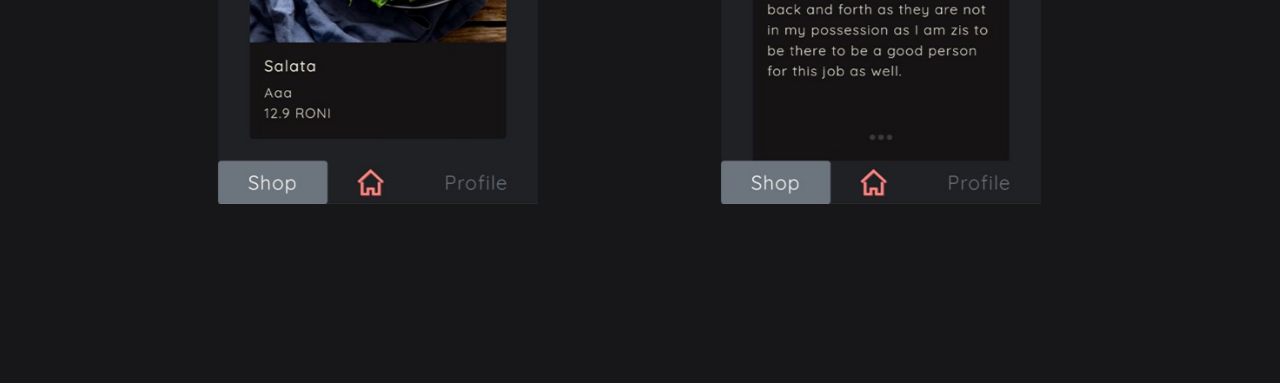
<file: projects/sophy.html>
<!DOCTYPE html>
<html>
<head>
  <!-- Google tag (gtag.js) -->
  <script async src="https://www.googletagmanager.com/gtag/js?id=G-YWH4D70J6T"></script>
  <script>
    window.dataLayer = window.dataLayer || [];
    function gtag(){dataLayer.push(arguments);}
    gtag('js', new Date());
    
    gtag('config', 'G-YWH4D70J6T');
  </script>

  <meta charset="UTF-8">

  <title>Mihai Zegheru</title>
  <link rel="icon" type="image/x-icon" href="../public/res/favicon.ico">

  <meta name="viewport" content="width=device-width, initial-scale=1.0">
  <meta name="viewport" content="width=device-width,minimum-scale=1.0,maximum-scale=1.0"/>

  <link rel="stylesheet" href="../public/styles.css">
  <link rel="stylesheet" href="https://www.w3schools.com/w3css/4/w3.css">
  <link rel="stylesheet" href="https://cdnjs.cloudflare.com/ajax/libs/font-awesome/4.7.0/css/font-awesome.min.css">
  <script src="https://code.jquery.com/jquery-3.4.1.min.js"> </script>
</head>

<body style="font-family:Verdana;">
    <div>


        <div class="project-title-div">
            <div class="container-text-centered-h">SHOPHY</div>
            <div class="container-text-centered-p">SHORT DESCRIPTION: Shopping app for local businesses,</div>
            <div class="container-text-centered-p">with pick up from the store at any time</div>
            <div class="container-text-centered-p">DISTINCTIONS: #2 at Hardcore Entrepreneur Hackaton</div>
            <div class="container-text-centered-p">DATE: May 2022</div>
        </div>

        <div class="separator"></div>
        

        <div class="separator"></div>
        <div class="project-row" id="projects">
            <div class="project-row">
                <div class="project-showcase-phone-cell-left">
                    <img class="project-image" src="../public/res/pictures/Shophy/Shophy01.png">
                </div>
                <div class="project-showcase-phone-cell-right">
                    <img class="project-image" src="../public/res/pictures/Shophy/Shophy02.png">
                </div>
            </div>
        </div>

        <div class="separator"></div>
        <div class="separator"></div>
        <div class="separator"></div>

        <div class="project-row" id="projects">
            <div class="project-row">
                <div class="project-showcase-phone-cell-left">
                    <img class="project-image" src="../public/res/pictures/Shophy/Shophy03.png">
                </div>
                <div class="project-showcase-phone-cell-right">
                    <img class="project-image" src="../public/res/pictures/Shophy/Shophy04.png">
                </div>
            </div>
        </div>




        <div class="separator"></div>
        <div class="separator"></div>

        <div class="separator"></div>
        <!-- Could work as an bout me -->

        <div id="contact-nav-widget"></div>
        
      

        <div class="separator"></div>
        <div class="separator"></div>
        <div class="separator"></div>
        <div class="separator"></div>
        <div class="separator"></div>
        <div class="separator"></div>

        <div >
            <button onclick="history.back()" class="back-button"> ← Go Back</button>
        </div>

    </div>


    <div class="cr-notice">
      <p> © 2022 Mihai Zegheru </p>
    </div>

</body>

</html>
</file>
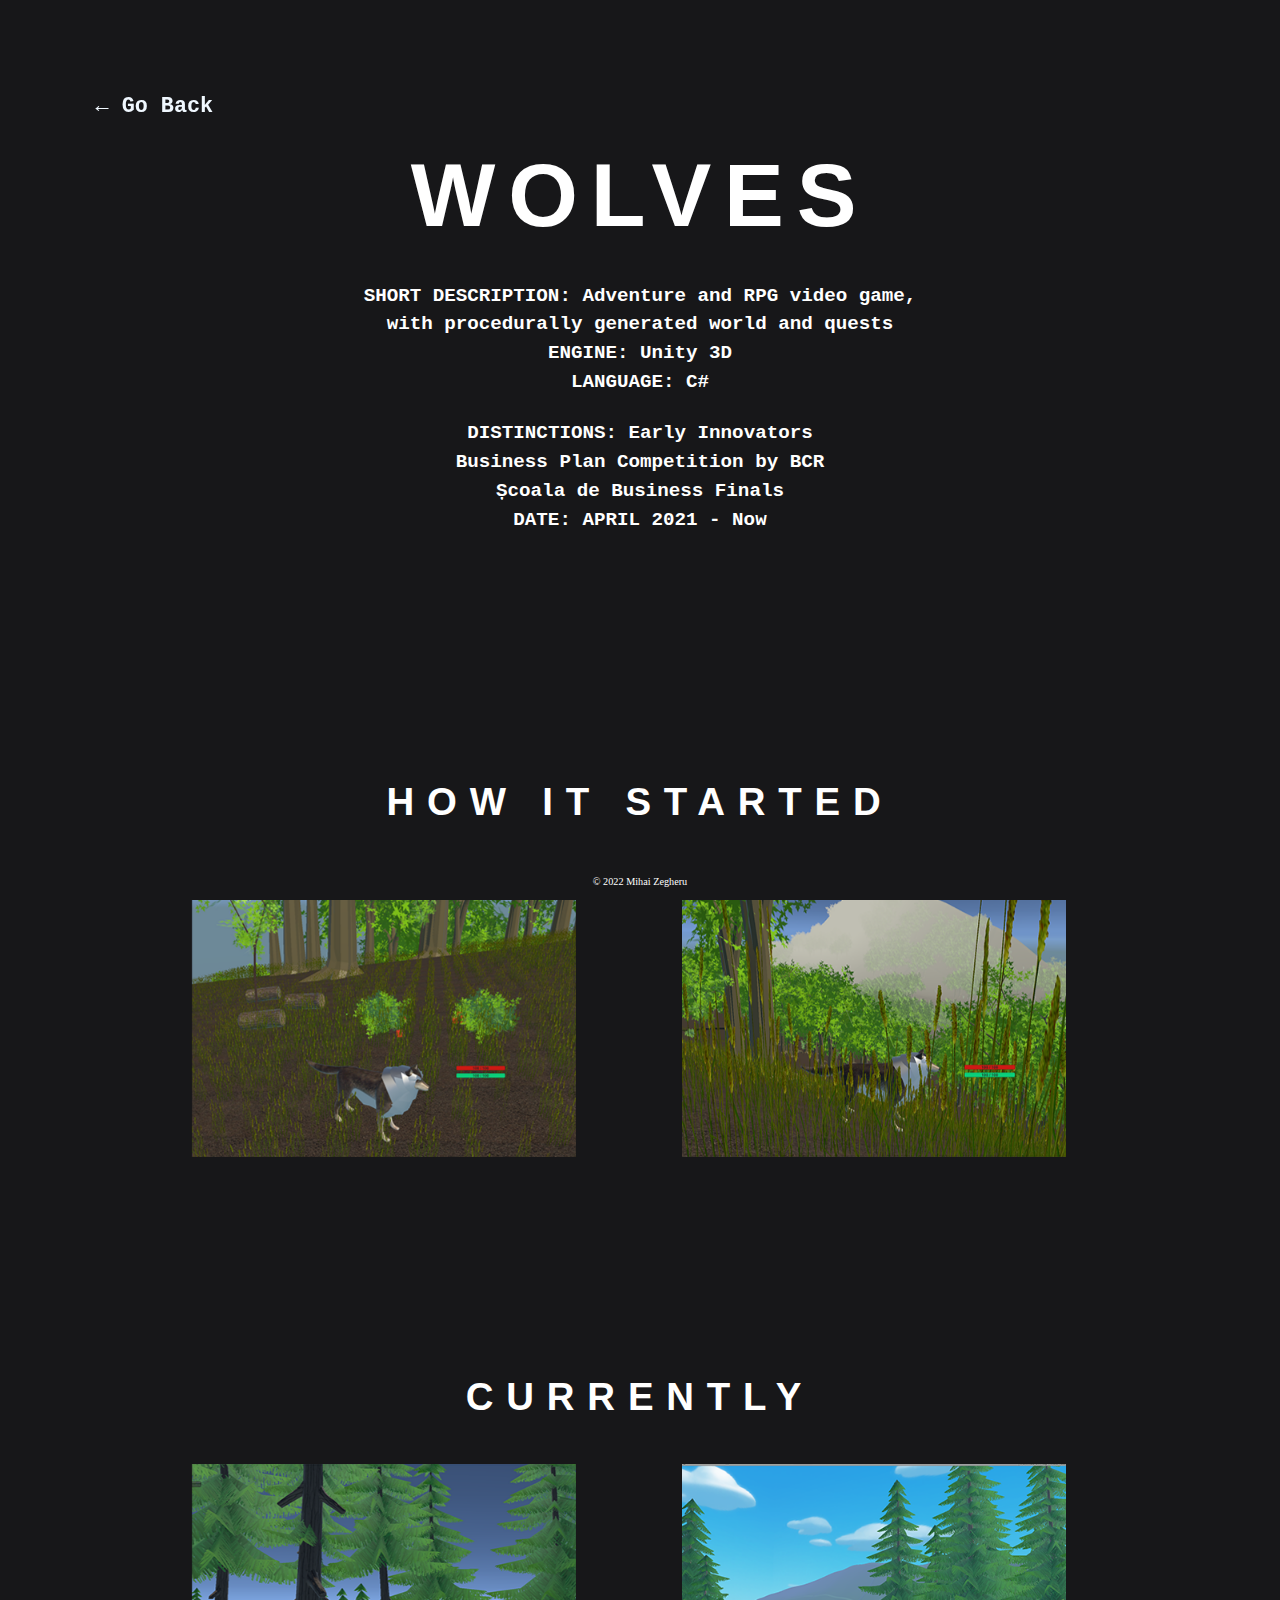
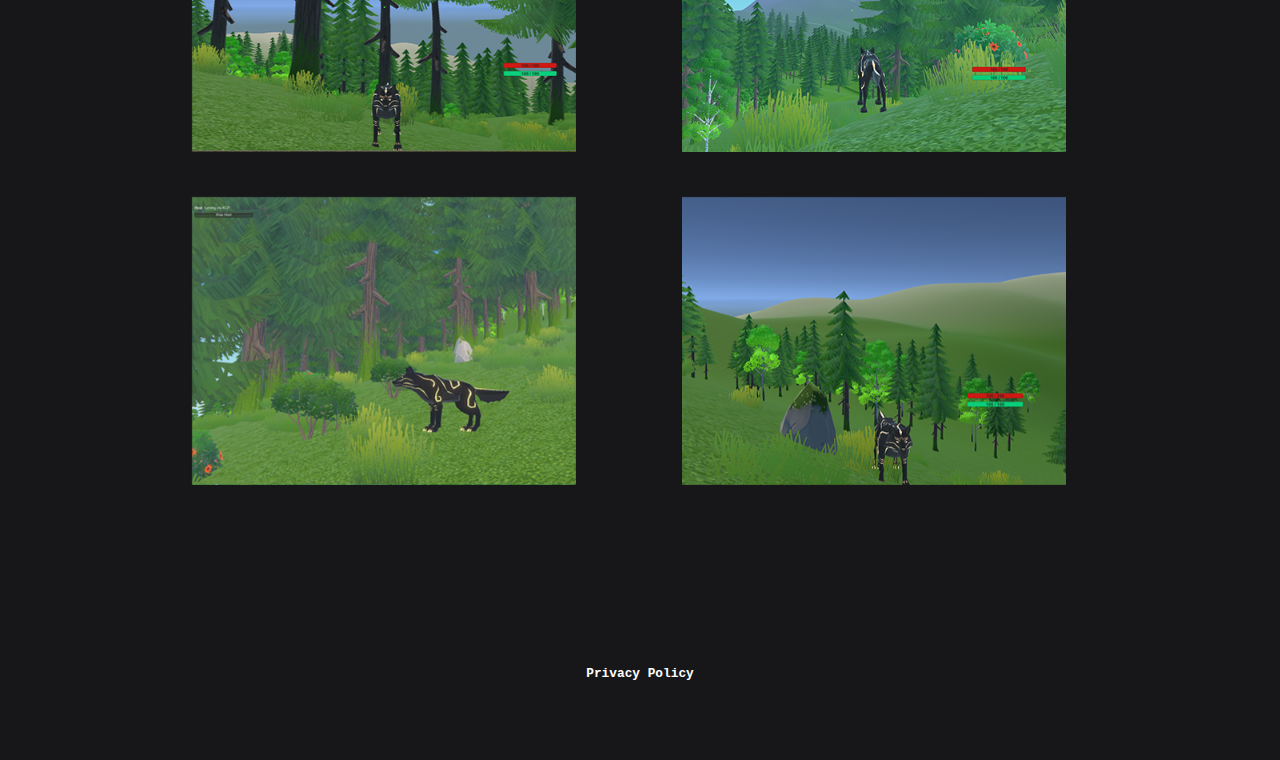
<file: projects/wolves.html>
<!DOCTYPE html>
<html>
<head>
  <!-- Google tag (gtag.js) -->
  <script async src="https://www.googletagmanager.com/gtag/js?id=G-YWH4D70J6T"></script>
  <script>
    window.dataLayer = window.dataLayer || [];
    function gtag(){dataLayer.push(arguments);}
    gtag('js', new Date());
    
    gtag('config', 'G-YWH4D70J6T');
  </script>

  <meta charset="UTF-8">

  <title>Mihai Zegheru - Wolves</title>
  <link rel="icon" type="image/x-icon" href="../public/res/favicon.ico">

  <meta name="viewport" content="width=device-width, initial-scale=1.0">
  <meta name="viewport" content="width=device-width,minimum-scale=1.0,maximum-scale=1.0"/>

  <link rel="stylesheet" href="../public/styles.css">
  <link rel="stylesheet" href="https://www.w3schools.com/w3css/4/w3.css">
  <link rel="stylesheet" href="https://cdnjs.cloudflare.com/ajax/libs/font-awesome/4.7.0/css/font-awesome.min.css">
  <script src="https://code.jquery.com/jquery-3.4.1.min.js"> </script>
</head>

<body style="font-family:Verdana;">
    <div>


        <div class="project-title-div">
            <div class="container-text-centered-h">WOLVES</div>
            <div class="separator"></div>
            <div class="container-text-centered-p">SHORT DESCRIPTION: Adventure and RPG video game,</div>
            <div class="container-text-centered-p">with procedurally generated world and quests</div>
            <div class="container-text-centered-p">ENGINE: Unity 3D</div>
            <div class="container-text-centered-p">LANGUAGE: C#</div>
            <br>
            <div class="container-text-centered-p">DISTINCTIONS: Early Innovators</div>
            <div class="container-text-centered-p">Business Plan Competition by BCR</div>
            <div class="container-text-centered-p">Școala de Business Finals</div>
            <div class="container-text-centered-p">DATE: APRIL 2021 - Now</div>
        </div>

        <div class="separator"></div>
        

        <div class="separator"></div>

        <div class="container-text-centered-sub-h">HOW IT STARTED</div>
        <div class="separator"></div>
        <div class="separator"></div>
        <div class="project-row" id="projects">
            <div class="project-row">
                <div class="project-showcase-landscape-cell-left">
                    <img class="project-image" src="../public/res/pictures/Wolves/Wolves01.png">
                </div>
                <div class="project-showcase-landscape-cell-right">
                    <img class="project-image" src="../public/res/pictures/Wolves/Wolves02.png">
                </div>
            </div>
        </div>

        <div class="separator"></div>
        <div class="separator"></div>
        <div class="separator"></div>
        <div class="separator"></div>

        <div class="container-text-centered-sub-h">CURRENTLY</div>
        <div class="separator"></div>
        <div class="separator"></div>
        <div class="project-row" id="projects">
            <div class="project-row">
                <div class="project-showcase-landscape-cell-left">
                    <img class="project-image" src="../public/res/pictures/Wolves/Wolves03.png">
                </div>
                <div class="project-showcase-landscape-cell-right">
                    <img class="project-image" src="../public/res/pictures/Wolves/Wolves04.png">
                </div>
            </div>
        </div>
        <div class="separator"></div>
        <div class="separator"></div>
        <div class="project-row" id="projects">
            <div class="project-row">
                <div class="project-showcase-landscape-cell-left">
                    <img class="project-image" src="../public/res/pictures/Wolves/Wolves05.png">
                </div>
                <div class="project-showcase-landscape-cell-right">
                    <img class="project-image" src="../public/res/pictures/Wolves/Wolves06.png">
                </div>
            </div>
        </div>




        <div class="separator"></div>
        <div class="separator"></div>

        <div class="separator"></div>
        <!-- Could work as an bout me -->

        <div id="contact-nav-widget"></div>
        
      

        <div class="separator"></div>
        <div class="separator"></div>
        <div class="separator"></div>
        <div class="separator"></div>
        <div class="separator"></div>
        <div class="separator"></div>

        <a href="../privacypolicy.html">
            <span class="container-text-centered-p-footer">Privacy Policy</span>
          </a>
  
          <div class="separator"></div>
          <div class="separator"></div>
          <div class="separator"></div>
          <div class="separator"></div>

        <div >
            <button onclick="history.back()" class="back-button"> ← Go Back</button>
        </div>

    </div>


    <div class="cr-notice">
      <p> © 2022 Mihai Zegheru </p>
    </div>

</body>

</html>
</file>
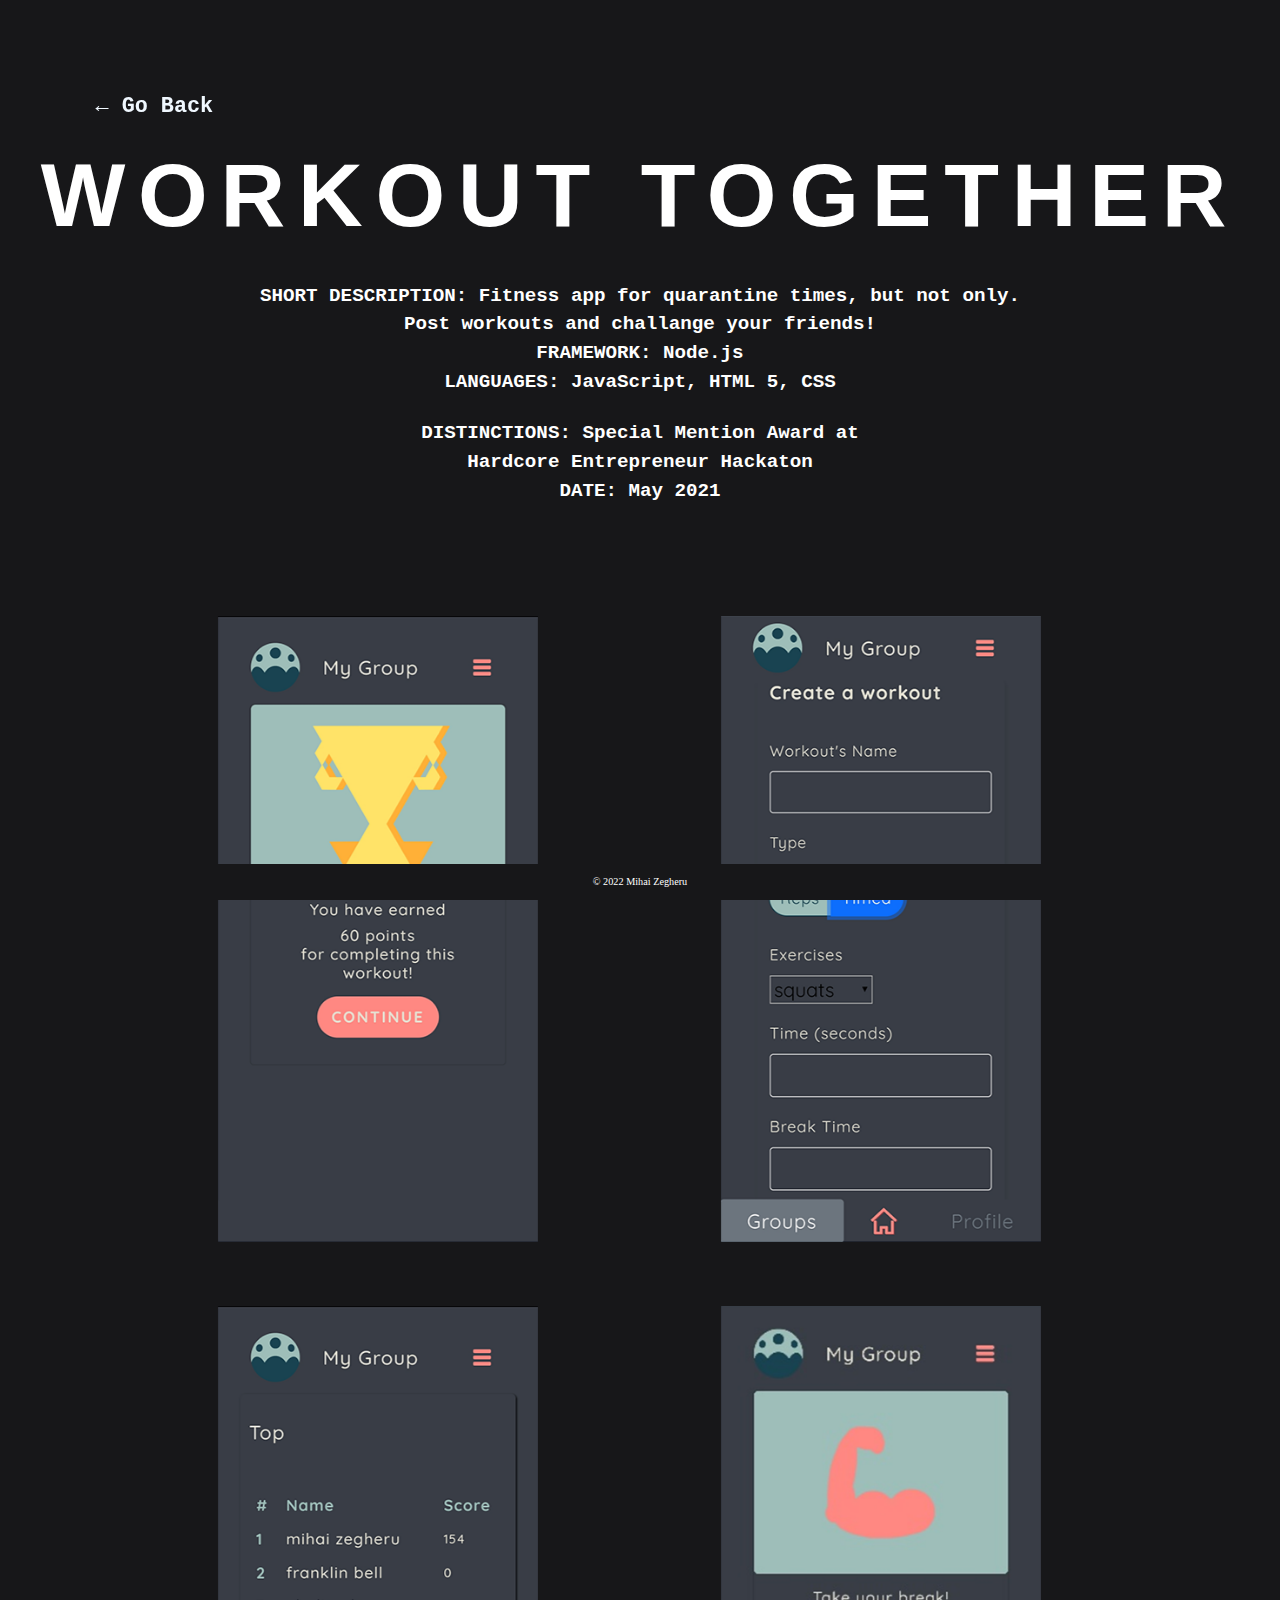
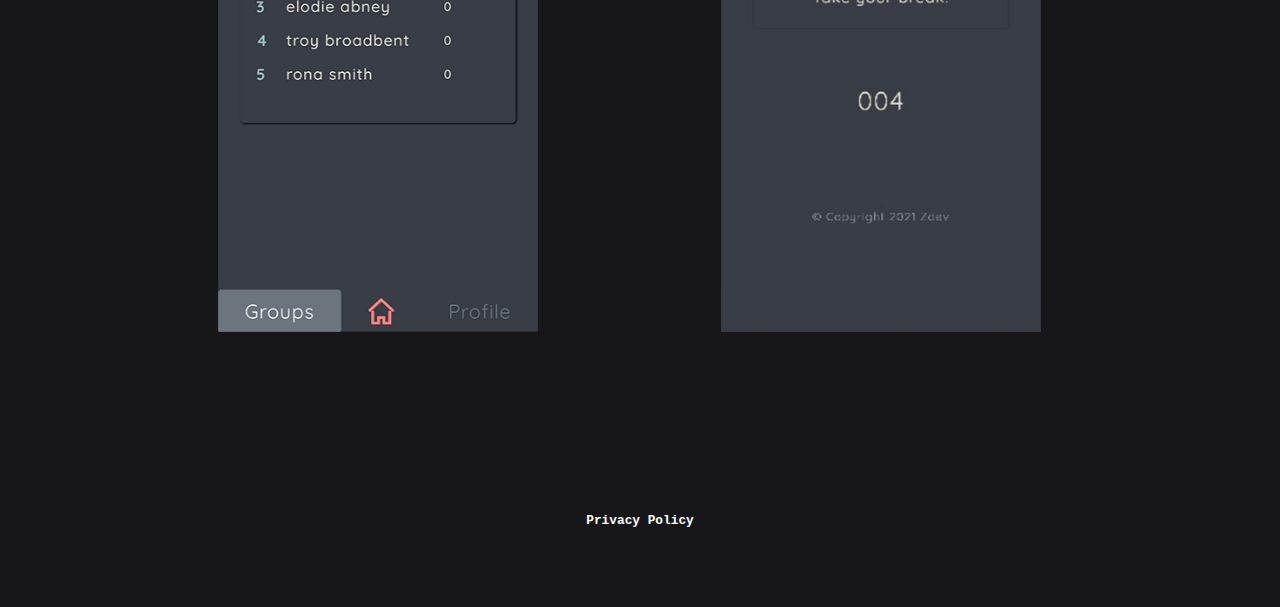
<file: projects/workouttogether.html>
<!DOCTYPE html>
<html>
<head>
  <!-- Google tag (gtag.js) -->
  <script async src="https://www.googletagmanager.com/gtag/js?id=G-YWH4D70J6T"></script>
  <script>
    window.dataLayer = window.dataLayer || [];
    function gtag(){dataLayer.push(arguments);}
    gtag('js', new Date());
    
    gtag('config', 'G-YWH4D70J6T');
  </script>

  <meta charset="UTF-8">

  <title>Mihai Zegheru - Workout Together</title>
  <link rel="icon" type="image/x-icon" href="../public/res/favicon.ico">

  <meta name="viewport" content="width=device-width, initial-scale=1.0">
  <meta name="viewport" content="width=device-width,minimum-scale=1.0,maximum-scale=1.0"/>

  <link rel="stylesheet" href="../public/styles.css">
  <link rel="stylesheet" href="https://www.w3schools.com/w3css/4/w3.css">
  <link rel="stylesheet" href="https://cdnjs.cloudflare.com/ajax/libs/font-awesome/4.7.0/css/font-awesome.min.css">
  <script src="https://code.jquery.com/jquery-3.4.1.min.js"> </script>
</head>

<body style="font-family:Verdana;">
    <div>


        <div class="project-title-div">
            <div class="container-text-centered-h">WORKOUT TOGETHER</div>
            <div class="separator"></div>
            <div class="container-text-centered-p">SHORT DESCRIPTION: Fitness app for quarantine times, but not only.</div>
            <div class="container-text-centered-p">Post workouts and challange your friends!</div>
            <div class="container-text-centered-p">FRAMEWORK: Node.js</div>
            <div class="container-text-centered-p">LANGUAGES: JavaScript, HTML 5, CSS</div>
            <br>
            <div class="container-text-centered-p">DISTINCTIONS: Special Mention Award at</div>
            <div class="container-text-centered-p">Hardcore Entrepreneur Hackaton</div>
            <div class="container-text-centered-p">DATE: May 2021</div>
        </div>

        <div class="separator"></div>
        <div class="separator"></div>
        
        <div class="project-row" id="projects">
            <div class="project-row">
                <div class="project-showcase-phone-cell-left">
                    <img class="project-image" src="../public/res/pictures/WorkoutTogether/WkTg01.png">
                </div>
                <div class="project-showcase-phone-cell-right">
                    <img class="project-image" src="../public/res/pictures/WorkoutTogether/WkTg02.png">
                </div>
            </div>
        </div>

        <div class="separator"></div>
        <div class="separator"></div>
        <div class="separator"></div>

        <div class="project-row" id="projects">
            <div class="project-row">
                <div class="project-showcase-phone-cell-left">
                    <img class="project-image" src="../public/res/pictures/WorkoutTogether/WkTg03.png">
                </div>
                <div class="project-showcase-phone-cell-right">
                    <img class="project-image" src="../public/res/pictures/WorkoutTogether/WkTg04.png">
                </div>
            </div>
        </div>



        <div class="separator"></div>
        <div class="separator"></div>

        <div class="separator"></div>
        <!-- Could work as an bout me -->

        <div id="contact-nav-widget"></div>
        
      

        <div class="separator"></div>
        <div class="separator"></div>
        <div class="separator"></div>
        <div class="separator"></div>
        <div class="separator"></div>
        <div class="separator"></div>

        <a href="../privacypolicy.html">
            <span class="container-text-centered-p-footer">Privacy Policy</span>
          </a>
  
          <div class="separator"></div>
          <div class="separator"></div>
          <div class="separator"></div>
          <div class="separator"></div>

        <div >
            <button onclick="history.back()" class="back-button"> ← Go Back</button>
        </div>

    </div>


    <div class="cr-notice">
      <p> © 2022 Mihai Zegheru </p>
    </div>

</body>

</html>
</file>
<file: public/simplifiedStyles.css>
body {
    background-color: rgb(23, 23, 25);
    margin: 0;
    color: aliceblue;
    padding: 7% 10% 10% 10%;
}

h1 {
    position: relative;
    padding-top: 5%;
    color: white;
    font-size: 5vw;
    font-family: 'Trebuchet MS', sans-serif;
    font-weight: bold;
}

h2 {
    position: relative;
    padding-top: 5%;
    color: white;
    font-size: 3vw;
    font-family: 'Trebuchet MS', sans-serif;
    font-weight: bold;
}

h3 {
    padding-top: 3%;
    position: relative;
    color: white;
    font-size: 2vw;
    font-family: 'Trebuchet MS', sans-serif;
    font-weight: bold;
}

h4 {
    padding-top: 1%;
    position: relative;
    color: white;
    font-size: 1.5vw;
    font-family: 'Trebuchet MS', sans-serif;
    font-weight: bold;
}

p {
    position: relative;
    color: white;
    font-size: 1.2vw;
    font-family: 'Trebuchet MS', sans-serif;
}

li {
    position: relative;
    color: white;
    font-size: 1.2vw;
    font-family: 'Trebuchet MS', sans-serif;
}

.back-button {
    cursor: pointer;
    position: fixed;
    display: block;
    top: 7vw;
    left: 7vw;
    background-color: transparent;
    border: 0;
    color: aliceblue;
    font-size: 1.7vw;
    font-family: 'Courier New', monospace;
    font-weight: bold;
  }

  .back-button:hover {
    color: rgb(245, 179, 172);
  }
</file>
<file: public/styles.css>
body {
  background-color: rgb(23, 23, 25);
  margin: 0;
}

.cr-notice {
  position: fixed;
  left: 0;
  bottom: 0;
  width: 100%;
  background-color: rgb(23, 23, 25);
  color: white;
  text-align: center;
  font-size: 0.8vw;
}

.fadeImg {
  position: relative;
}

@media (max-aspect-ratio: 20/1) and (min-aspect-ratio: 1/1){
  .fadeImg img{
    height: 87vh;
    width: 100vw;
    margin-right: -100%;
    float: left;
    object-fit: cover;
  }

  .container-title-centered-h{
    position: relative;
    padding-top: 10%;
    color: white;
    text-align: center;
    font-size: 9vw;
    font-family: 'Trebuchet MS', sans-serif;
    font-weight: bold;
    letter-spacing: 1vw;
  }

  .container-title-centered-p{
    position: relative;
    color: white;
    text-align: center;
    font-size: 1.5vw;
    font-family: 'Courier New', monospace;
    font-weight: bold;
  }

  .container-text-centered-h{
    position: relative;
    padding-top: 10%;
    color: white;
    text-align: center;
    font-size: 7vw;
    font-family: 'Trebuchet MS', sans-serif;
    font-weight: bold;
    letter-spacing: 1vw;
  }

  .container-text-centered-p{
    position: relative;
    color: white;
    text-align: center;
    font-size: 1.5vw;
    font-family: 'Courier New', monospace;
    font-weight: bold;
  }
}

@media (max-aspect-ratio: 1/1) and (min-aspect-ratio: 1/20) {
  .fadeImg img{
    height: 40vh;
    width: 100vw;
    margin-right: -100%;
    float: left;
    object-fit: cover;
  }

  .container-title-centered-h{
    position: relative;
    padding-top: 20%;
    color: white;
    text-align: center;
    font-size: 14vw;
    font-family: 'Trebuchet MS', sans-serif;
    font-weight: bold;
    letter-spacing: 1vw;
  }

  .container-title-centered-p{
    position: relative;
    color: white;
    text-align: center;
    font-size: 2vw;
    font-family: 'Courier New', monospace;
    font-weight: bold;
  }

  .container-text-centered-h{
    position: relative;
    padding-top: 10%;
    color: white;
    text-align: center;
    font-size: 7vw;
    font-family: 'Trebuchet MS', sans-serif;
    font-weight: bold;
    letter-spacing: 1vw;
  }

  .container-text-centered-p{
    position: relative;
    color: white;
    text-align: center;
    font-size: 1.7vw;
    font-family: 'Courier New', monospace;
    font-weight: bold;
  }
}

.separator {
  clear: left; 
  padding-top: 1.5vw;
}

.project-row {
  display: block;
  margin-right: 0.5vw;
  margin-left: 0.5vw;
}

.middle-cell{
  position: relative;
  width:32.33%; 
  float: left; 
  margin-right: 1.5%; 
  margin-left: 1.5%;
}

.side-cell{
  position: relative;
  width:32.33%; 
  float: left
}

.w3-left, .w3-right, .w3-badge {
  cursor: pointer; 
  clear: left; 
}

.w3-badge {
  height: 1vh;
  width: 1vh;
  padding: 0; 
  clear: left; 
}

.image-cycling {
  bottom: 0px;
}

.project-container {
  position: relative;
  width: 50%;
}

.project-image {
  opacity: 1;
  display: block;
  width: 100%;
  height: auto;
  transition: .5s ease;
  backface-visibility: hidden;
}

.project-middle {
  transition: .5s ease;
  opacity: 0;
  position: absolute;
  top: 50%;
  left: 50%;
  transform: translate(-50%, -50%);
  -ms-transform: translate(-50%, -50%);
  text-align: center;
}

.side-cell:hover .project-image {
  opacity: 0.2;
}

.middle-cell:hover .project-image {
    opacity: 0.2;
}

.side-cell:hover .project-middle {
  opacity: 1;
}

.middle-cell:hover .project-middle {
    opacity: 1;
}

.project-text {
  color: white;
  font-size: 3vw;
  font-weight: bold;
}

.project-text-source {
  padding-top: 10%;
  color: white;
  font-size: 1.4vw;
  font-weight: bold;
}

.social-media-bar {
  display: flex;
  justify-content: center;
  align-items: center;
  column-gap: 5vw;
  height: 14vw;
}

.social-media-bar a{
  font-size: 4vw;
  color: white;
  display: inline-block;
}


.side-nav a {
  position: fixed;
  left:87%;
  padding: 1vw;
  width: 10%;
  display: flex;
  align-items: center;
  color: transparent;
  font-size: 1.3vw;
  font-family: 'Trebuchet MS', sans-serif;
}

.side-nav a:hover .nav-text {
  color: white !important;
  text-align: right;
}

.side-nav a:hover circle {
  fill: wheat !important;
}

.home {
  top: 3vw;
}

.projects {
  top: 6vw;
}

.contact {
  top: 9vw;
}

circle:hover {
  fill: wheat !important;
}

circle {
  fill: transparent;
  stroke-width: 0.1vw;
  stroke: white;
}

svg {
  display: inline-block;
  position: absolute;
  left:80%;
  top: 30%;
}


span {
  display: block;
  text-align: end;
  position: absolute;
}


.project-title-div {
  margin-bottom: 8vh;
  text-overflow: inherit;
}

.project-showcase-phone-cell-left {
  position: relative;
  width: 25vw; 
  margin-left: 16vw;
  margin-right: 7vw;
  display: inline-block;
}
.project-showcase-phone-cell-right {
  position: relative;
  width: 25vw; 
  margin-right: 16vw;
  margin-left: 7vw;
  display: inline-block;
}

.project-showcase-phone-cell-middle {
  position: relative;
  width: 30vw; 
  right: 33vw;
  left: 33vw;
  display: inline-block;
}

.project-showcase-landscape-cell-left {
  position: relative;
  width: 30vw; 
  margin-left: 14vw;
  margin-right: 4vw;
  display: inline-block;
}
.project-showcase-landscape-cell-right {
  position: relative;
  width: 30vw; 
  margin-right: 14vw;
  margin-left: 4vw;
  display: inline-block;
}

.back-button {
  cursor: pointer;
  position: fixed;
  display: block;
  top: 7vw;
  left: 7vw;
  background-color: transparent;
  border: 0;
  color: aliceblue;
  font-size: 1.7vw;
  font-family: 'Courier New', monospace;
  font-weight: bold;
}

.back-button:hover {
  color: rgb(245, 179, 172);
}

.container-text-centered-sub-h {
  position: relative;
  padding-top: 10%;
  color: white;
  text-align: center;
  font-size: 3vw;
  font-family: 'Trebuchet MS', sans-serif;
  font-weight: bold;
  letter-spacing: 1vw;
}

.container-text-centered-p-footer{
  position: relative;
  color: white;
  text-align: center;
  font-size: 1vw;
  font-family: 'Courier New', monospace;
  font-weight: bold;
  text-decoration: none;
}

a:link {
  text-decoration: none;
}

a:visited {
  text-decoration: none;
}

a:hover {
  text-decoration: underline;
}
</file>
